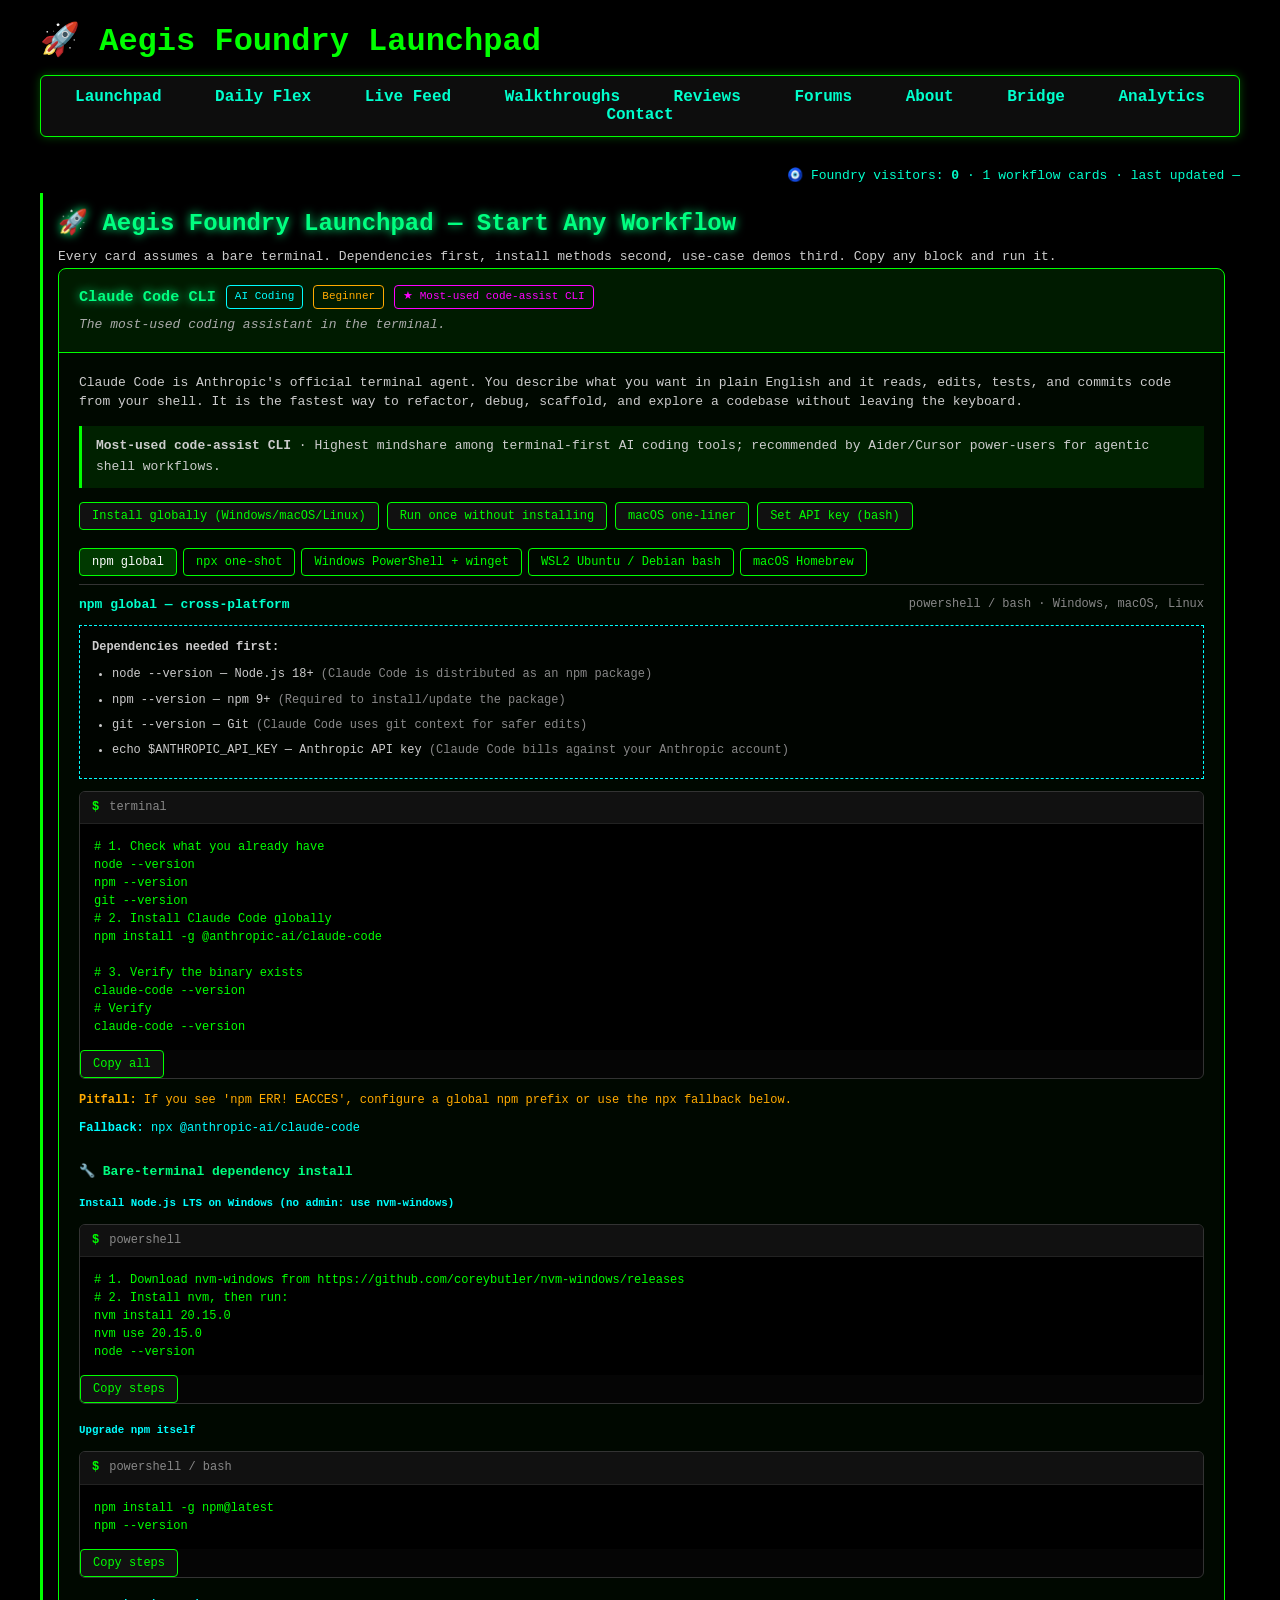
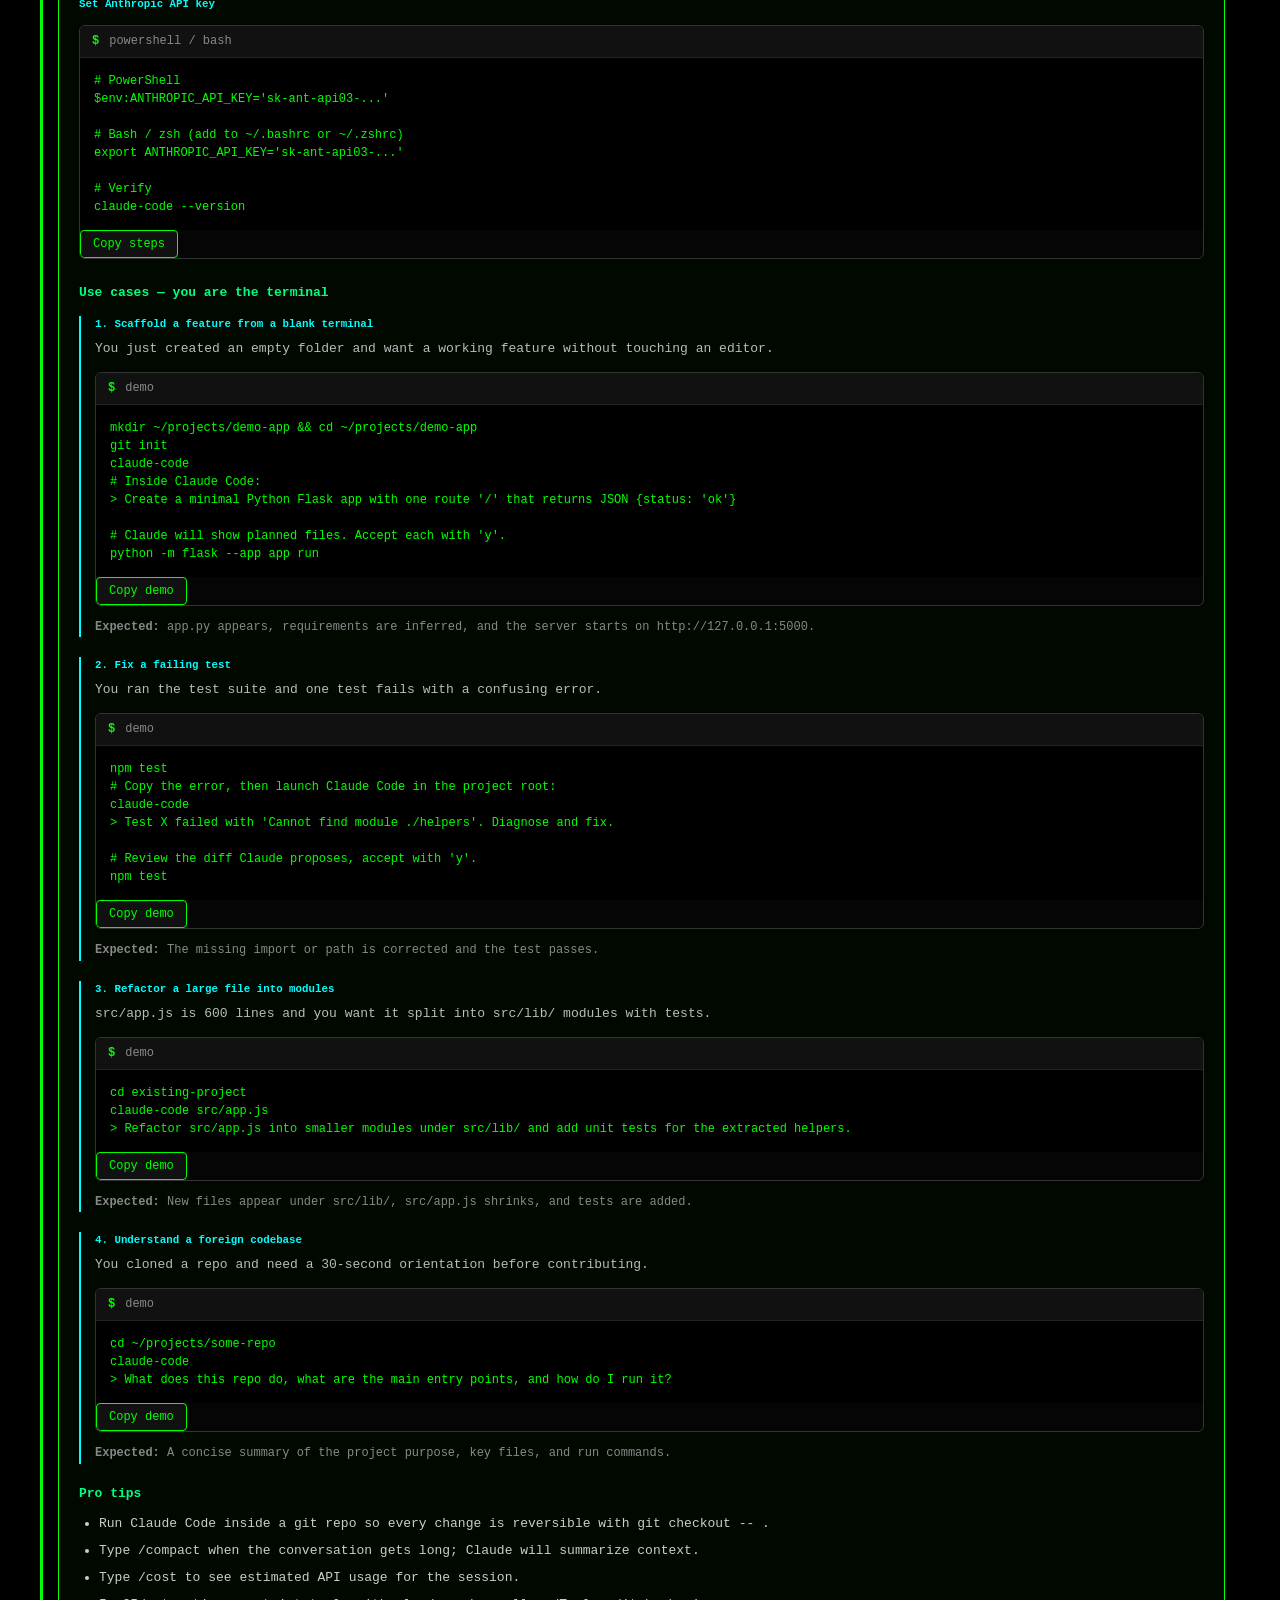
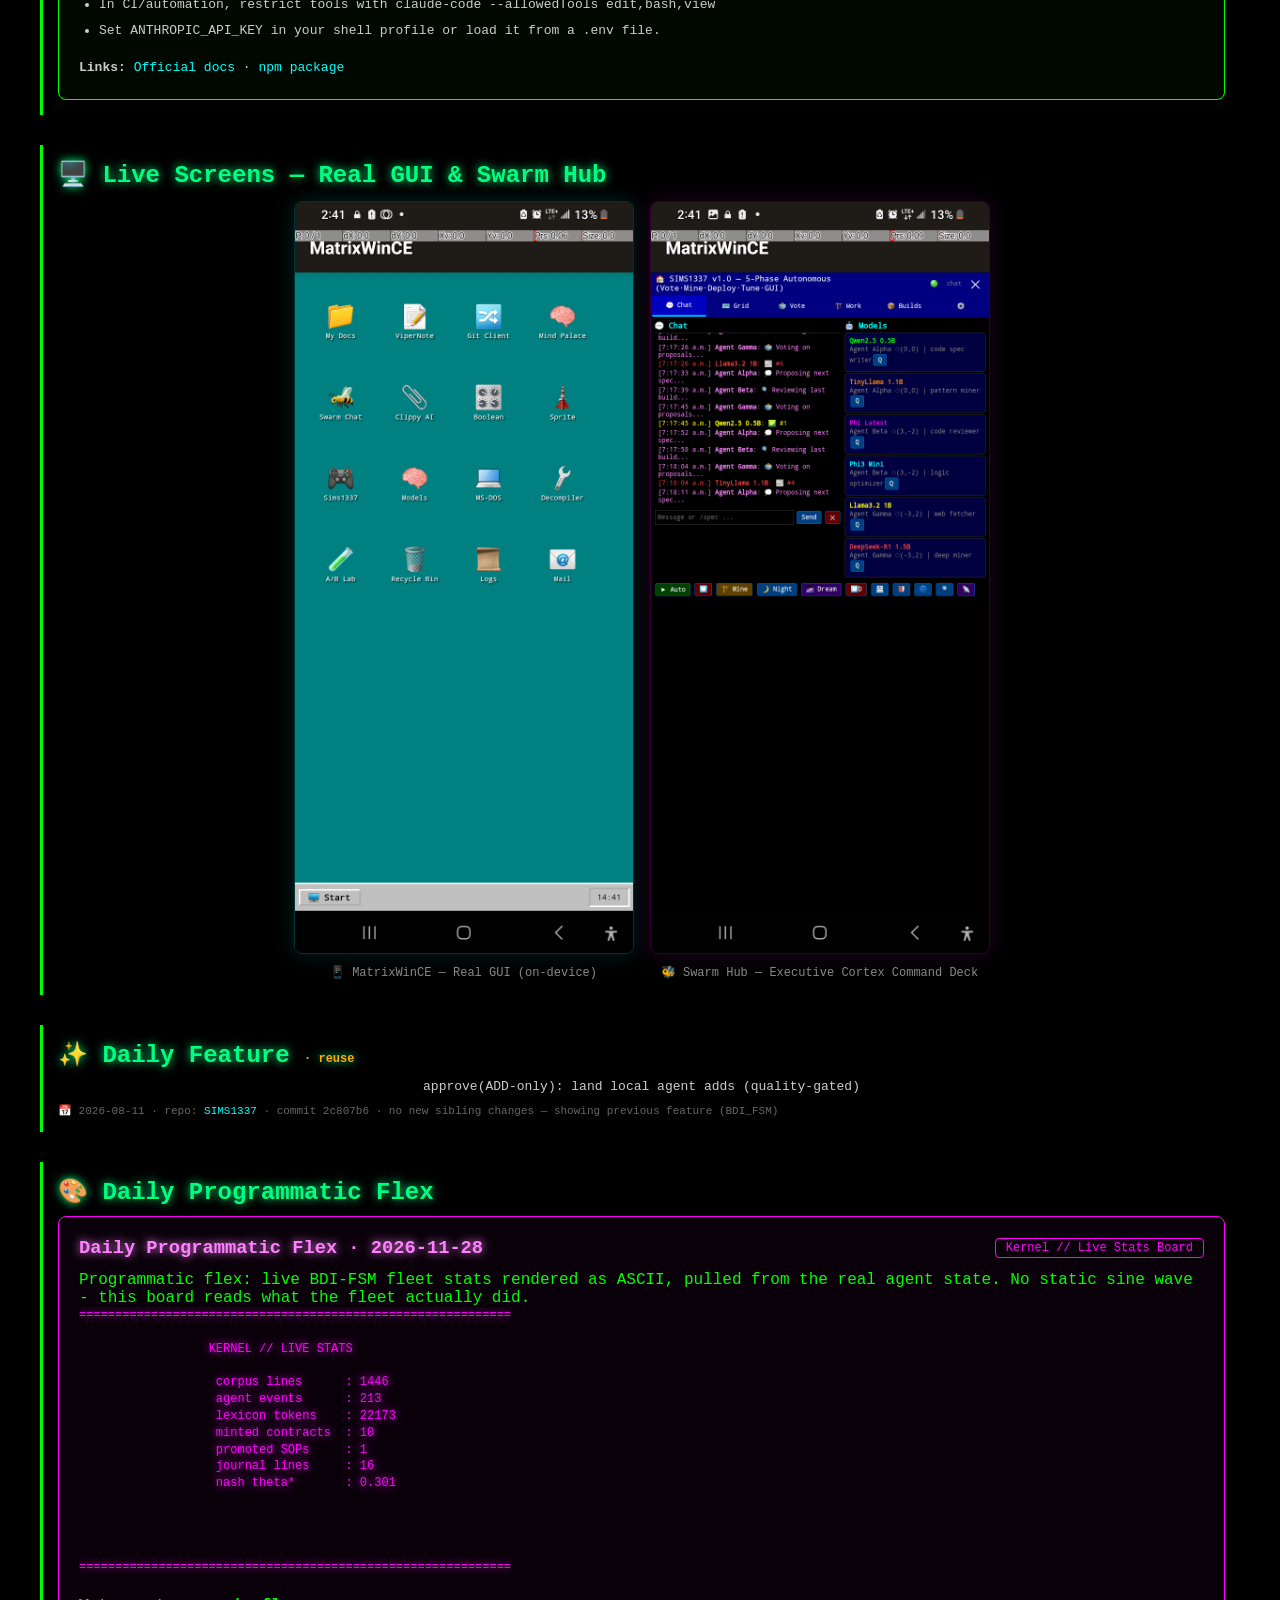
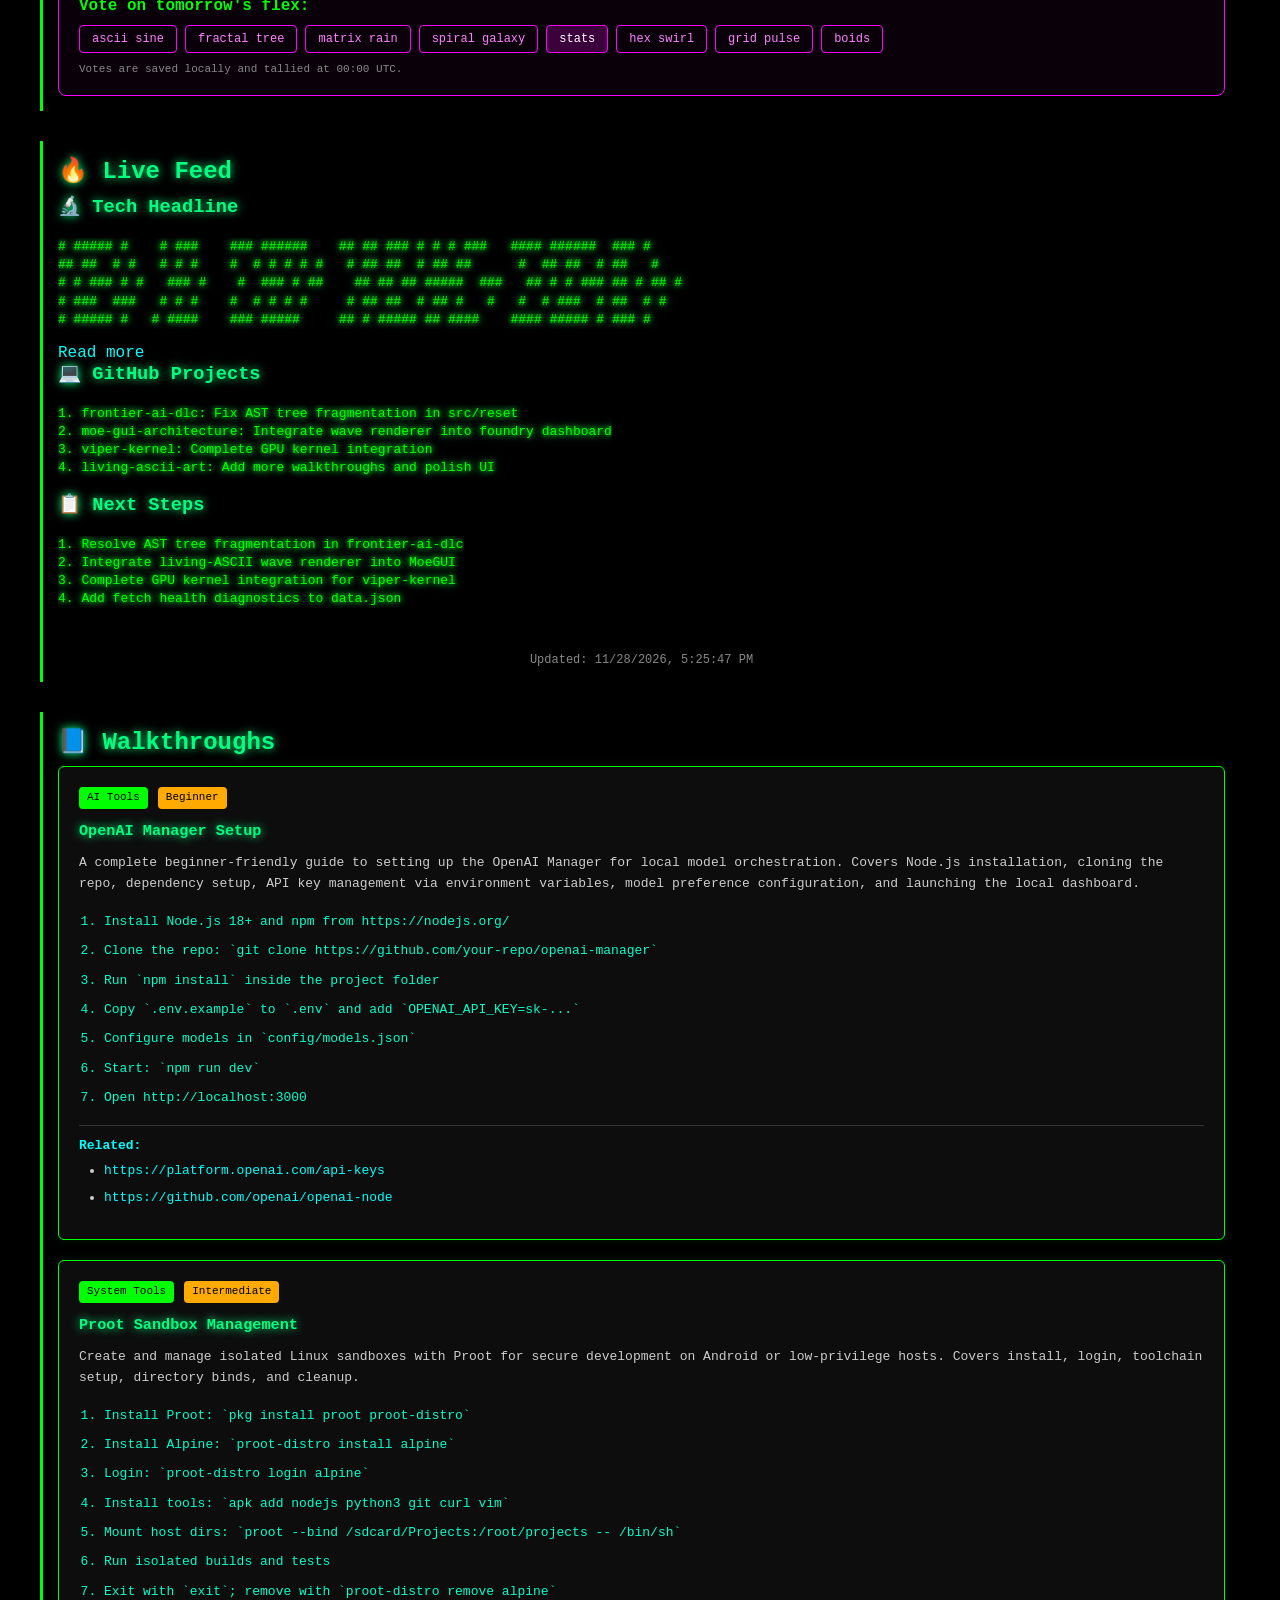
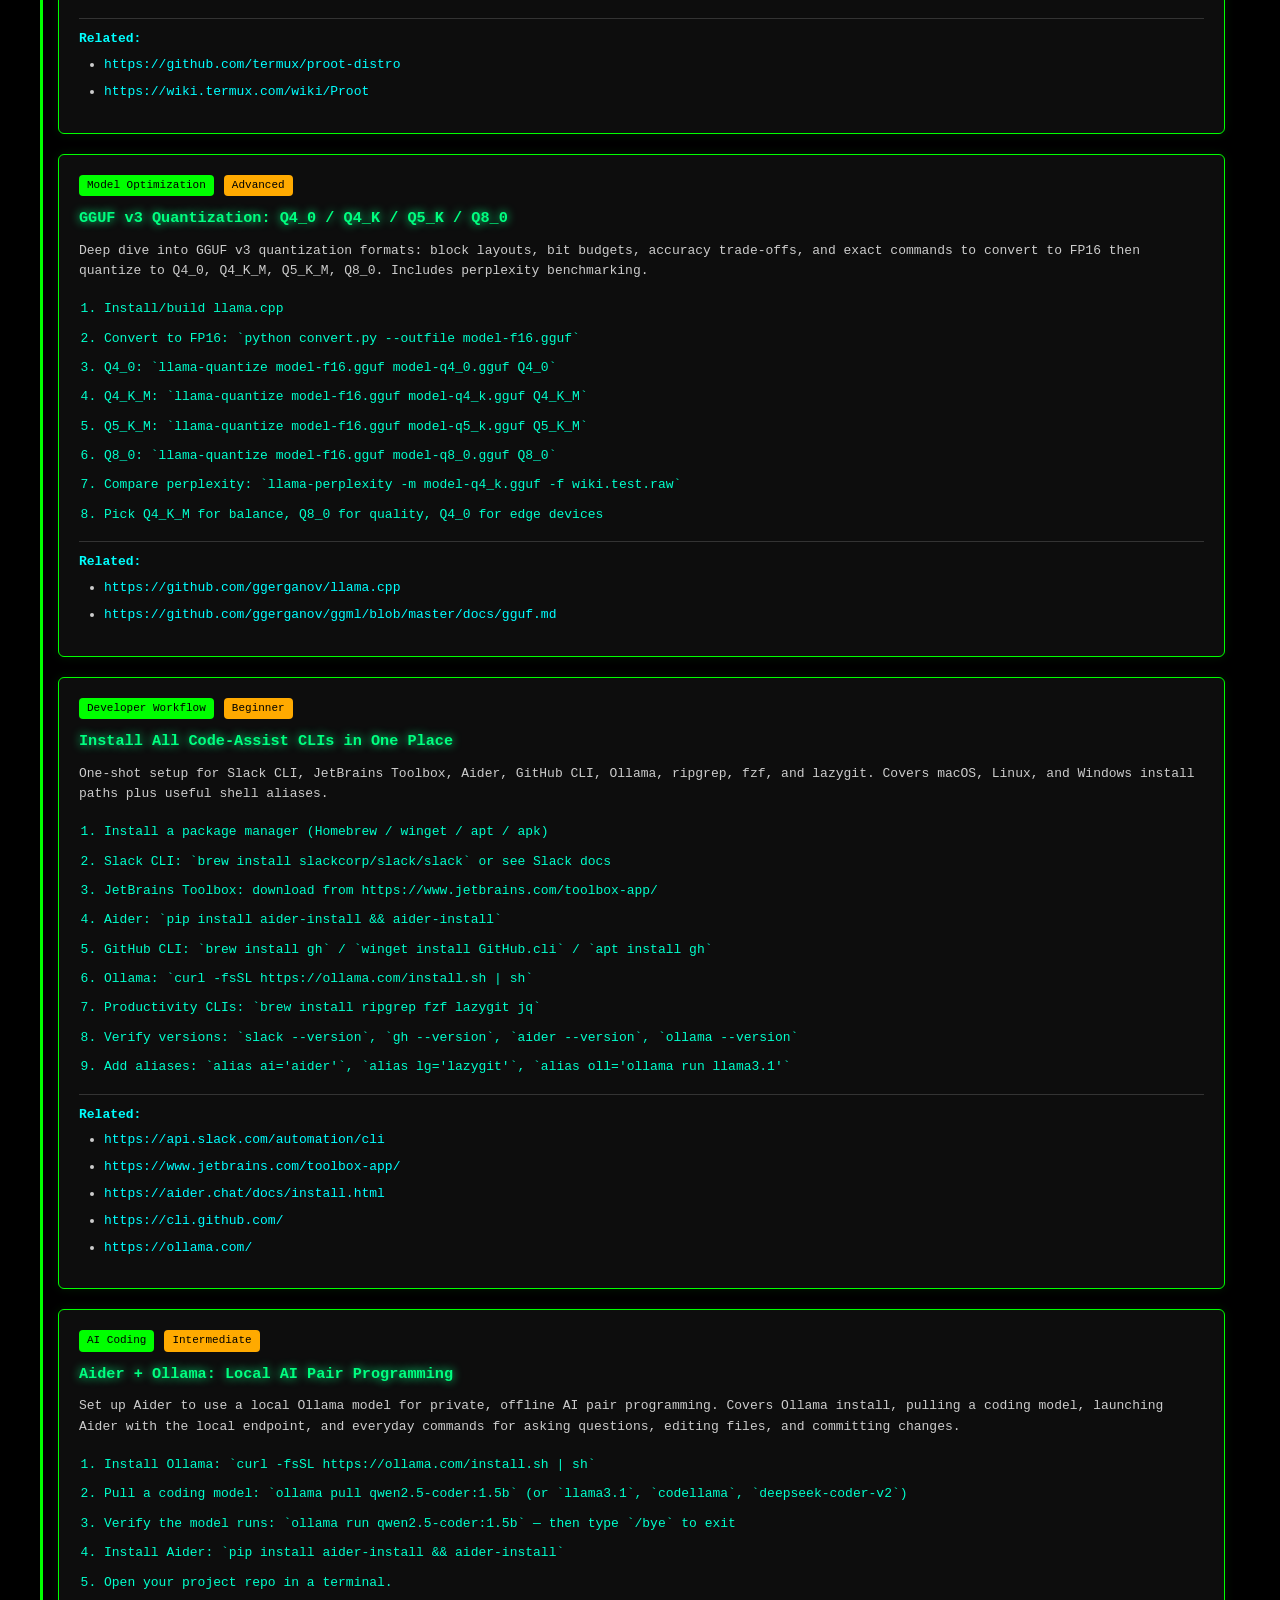
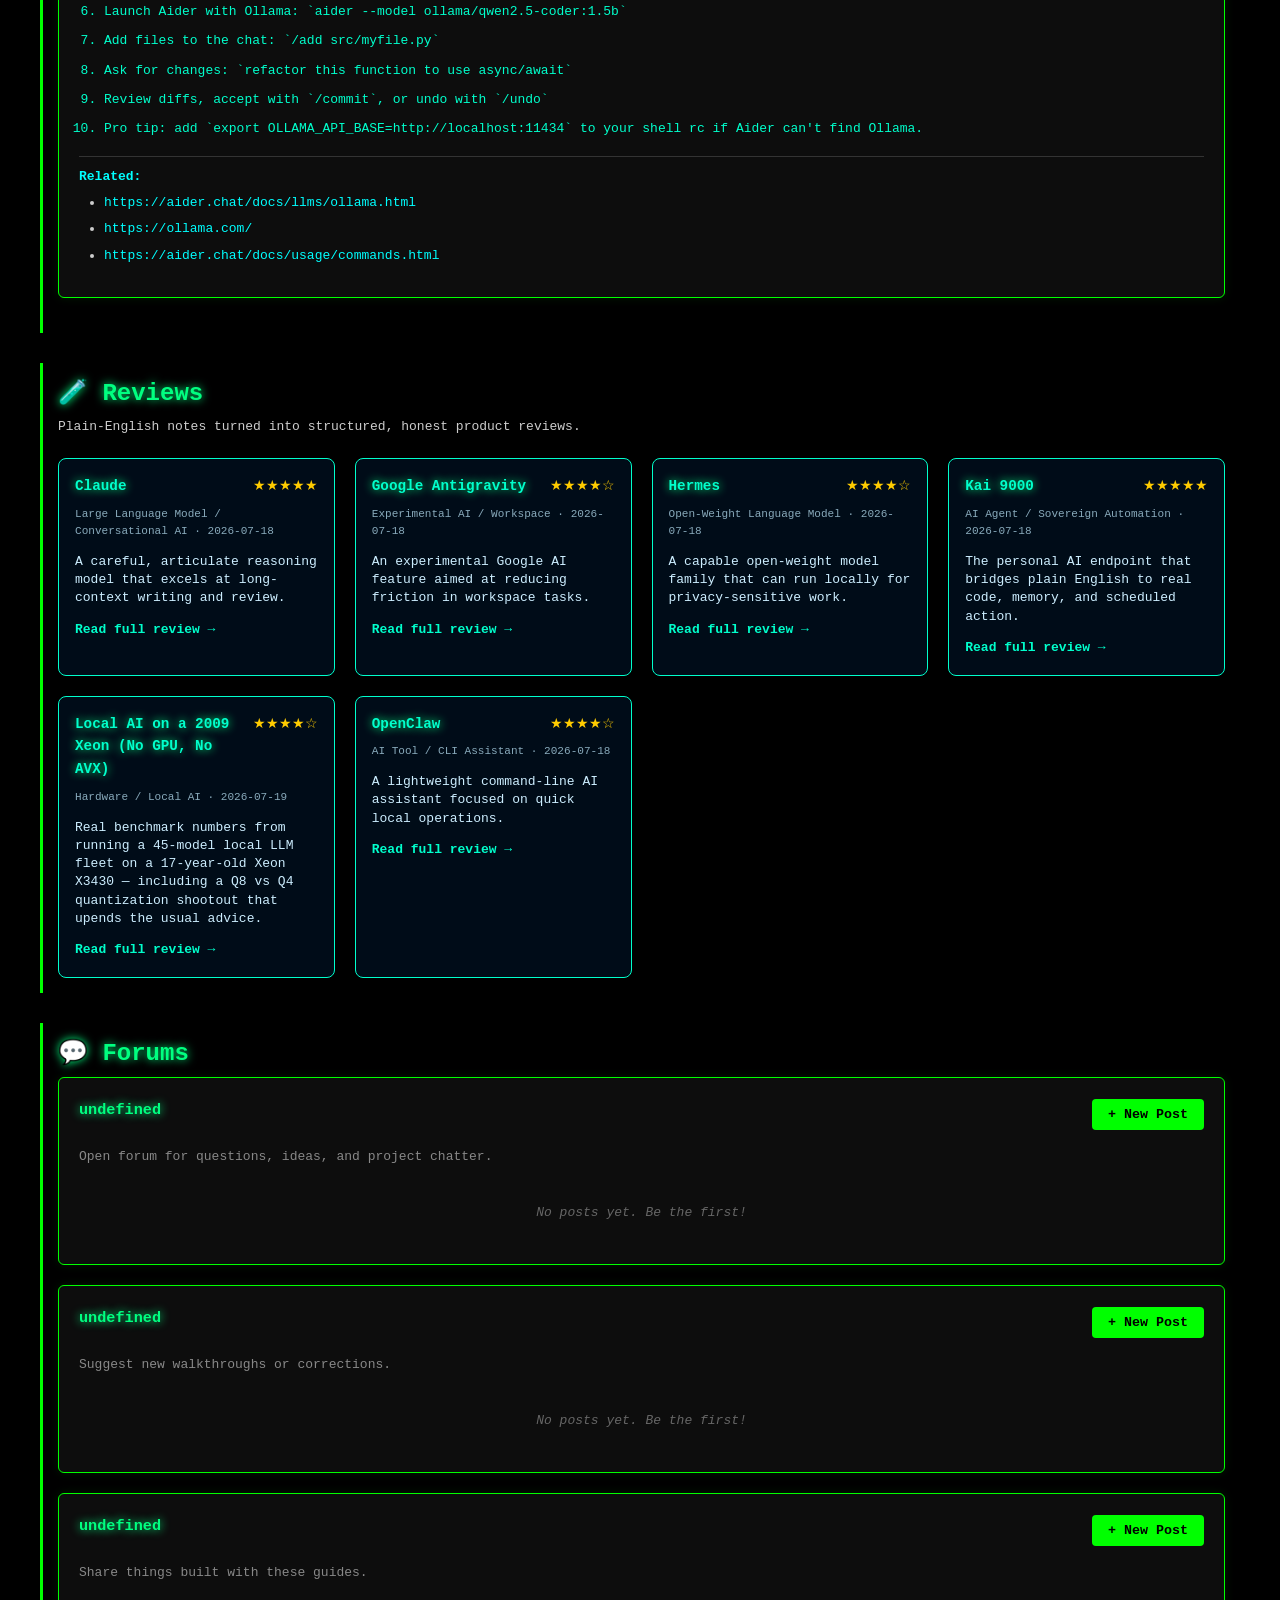
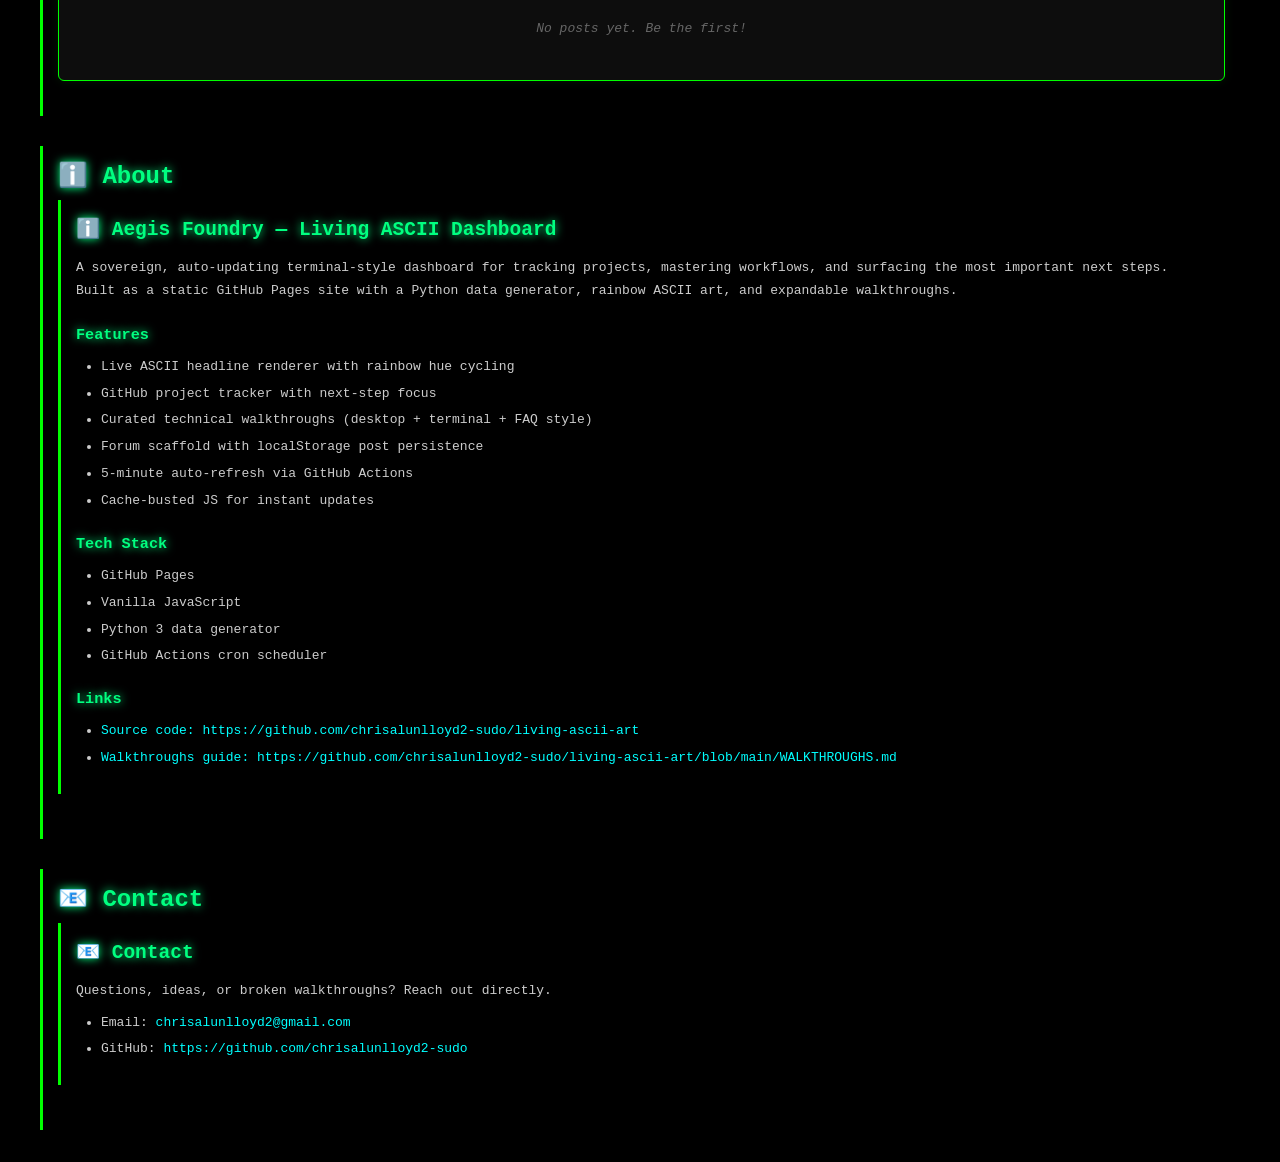
<file: index.html>
<!DOCTYPE html>
<html lang="en">
<head>
    <meta http-equiv="Cache-Control" content="no-cache, no-store, must-revalidate">
    <meta http-equiv="Pragma" content="no-cache">
    <meta http-equiv="Expires" content="0">
    <meta charset="UTF-8">
    <meta name="viewport" content="width=device-width, initial-scale=1.0">
    <title>Aegis Foundry Launchpad — Start Any Coding Workflow</title>
    <meta name="description" content="Terminal-first guides to install Claude Code CLI, Aider, Ollama, GGUF quantization, and every tool you actually need. Daily ASCII flex + foundry forums.">
    <meta name="keywords" content="claude code cli, install claude code windows, aider ollama setup, terminal AI coding, sovereign developer tools">
    <meta name="author" content="Aegis Foundry">
    <meta property="og:title" content="Aegis Foundry Launchpad — Start Any Coding Workflow">
    <meta property="og:description" content="Terminal-first guides for Claude Code CLI, Aider, Ollama, GGUF quantization, and more.">
    <meta property="og:type" content="website">
    <meta property="og:url" content="https://chrisalunlloyd2-sudo.github.io/living-ascii-art/">
    <meta property="og:image" content="https://chrisalunlloyd2-sudo.github.io/living-ascii-art/og-image.png">
    <meta name="twitter:card" content="summary_large_image">
    <meta name="twitter:title" content="Aegis Foundry Launchpad">
    <meta name="twitter:description" content="Terminal-first guides + daily programmatic flex for sovereign developers.">
    <style>
        /* Rainbow Wave Animation - Flows like water */
        @keyframes rainbowWave {
            0% { filter: hue-rotate(0deg) drop-shadow(0 0 5px #ff0000); }
            20% { filter: hue-rotate(72deg) drop-shadow(0 0 5px #ff7f00); }
            40% { filter: hue-rotate(144deg) drop-shadow(0 0 5px #ffff00); }
            60% { filter: hue-rotate(216deg) drop-shadow(0 0 5px #00ff00); }
            80% { filter: hue-rotate(288deg) drop-shadow(0 0 5px #0000ff); }
            100% { filter: hue-rotate(360deg) drop-shadow(0 0 5px #8b00ff); }
        }

        @keyframes waterFlow {
            0% {
                transform: translateX(0) skewX(0deg) scaleY(1);
                text-shadow: 0 0 5px #00ff00, 0 0 12px #00ff80;
            }
            25% {
                transform: translateX(6px) skewX(-1.5deg) scaleY(1.03);
                text-shadow: 4px 0 8px #00ff00, -4px 0 12px #00ff80;
            }
            50% {
                transform: translateX(0) skewX(0deg) scaleY(1);
                text-shadow: 0 0 5px #00ff00, 0 0 12px #00ff80;
            }
            75% {
                transform: translateX(-6px) skewX(1.5deg) scaleY(1.03);
                text-shadow: -4px 0 8px #00ff00, 4px 0 12px #00ff80;
            }
            100% {
                transform: translateX(0) skewX(0deg) scaleY(1);
                text-shadow: 0 0 5px #00ff00, 0 0 12px #00ff80;
            }
        }

        @keyframes shimmerFlow {
            0% { background-position: 0% 50%; }
            50% { background-position: 100% 50%; }
            100% { background-position: 0% 50%; }
        }

        * {
            margin: 0;
            padding: 0;
            box-sizing: border-box;
        }

        body {
            background: #000;
            color: #00ff00;
            font-family: 'Courier New', monospace;
            overflow-x: hidden;
            padding: 20px;
        }

        #ascii-container {
            max-width: 1200px;
            margin: 0 auto;
        }

        /* Navigation Menu */
        .ascii-menu {
            background: #0d0d0d;
            border: 1px solid #00ff00;
            border-radius: 6px;
            padding: 12px 0;
            text-align: center;
            margin: 15px 0 30px 0;
            box-shadow: 0 0 10px rgba(0, 255, 0, 0.3);
        }

        .ascii-menu a {
            color: #00ffcc;
            text-decoration: none;
            font-family: 'Courier New', monospace;
            font-weight: bold;
            margin: 0 14px;
            padding: 4px 8px;
            border-radius: 4px;
            transition: all 0.2s ease;
        }

        .ascii-menu a:hover {
            color: #ff4d4d;
            background: rgba(255, 77, 77, 0.1);
            text-shadow: 0 0 8px #ff4d4d;
        }

        .section {
            margin-bottom: 30px;
            padding: 15px;
            border-left: 3px solid #00ff00;
            background: rgba(0, 0, 0, 0.3);
        }

        h2 {
            color: #00ff80;
            margin-bottom: 10px;
            text-shadow: 0 0 10px #00ff80;
        }

        h3 {
            color: #00ff80;
            margin-bottom: 10px;
            text-shadow: 0 0 10px #00ff80;
        }

        .ascii-art {
            color: #00ff00;
            font-size: 14px;
            line-height: 1.4;
            white-space: pre-wrap;
            animation:
                rainbowWave 8s linear infinite,
                waterFlow 3.5s ease-in-out infinite;
            text-shadow: 0 0 5px #00ff00, 0 0 10px #00ff80;
            display: inline-block;
            overflow: hidden;
        }

        .ascii-art.flowing-water {
            background: linear-gradient(
                90deg,
                #00ff00 0%,
                #00ffcc 25%,
                #00ffff 50%,
                #00ffcc 75%,
                #00ff00 100%
            );
            background-size: 200% 100%;
            -webkit-background-clip: text;
            background-clip: text;
            color: transparent;
            animation:
                rainbowWave 8s linear infinite,
                waterFlow 3.5s ease-in-out infinite,
                shimmerFlow 4s ease-in-out infinite;
        }

        .tech-section pre,
        .repos-section pre,
        .steps-section pre {
            font-family: 'Courier New', monospace;
            font-size: 13px;
            margin: 10px 0;
            white-space: pre-wrap;
            word-break: break-all;
        }

        .menu-content {
            font-size: 13px;
            line-height: 1.6;
            color: #ccc;
        }

        .menu-content ul,
        .menu-content ol {
            margin: 10px 0 10px 25px;
        }

        .menu-content li {
            margin-bottom: 6px;
        }

        .note {
            color: #ffaa00;
            font-size: 12px;
            font-style: italic;
            margin-top: 10px;
            border-left: 2px solid #ffaa00;
            padding-left: 10px;
        }

        a {
            color: #00ffff;
            text-decoration: none;
        }

        a:hover {
            text-decoration: underline;
        }

        .footer {
            text-align: center;
            color: #888;
            margin-top: 30px;
            font-size: 12px;
        }

        /* Walkthrough card styles */
        .walkthrough-card ol {
            color: #00ffcc;
        }

        /* Forum styles */
        .forum-category button.new-post-btn:hover {
            background: #00cc00;
            box-shadow: 0 0 10px rgba(0, 255, 0, 0.5);
        }

        .forum-post a:hover {
            color: #ff4d4d;
            text-shadow: 0 0 5px #ff4d4d;
        }

        /* Modal styles */
        #post-modal {
            display: none;
            position: fixed;
            top: 0;
            left: 0;
            width: 100%;
            height: 100%;
            background: rgba(0, 0, 0, 0.9);
            z-index: 1000;
            justify-content: center;
            align-items: center;
        }

        .modal-content {
            background: #0d0d0d;
            border: 1px solid #00ff00;
            border-radius: 8px;
            padding: 30px;
            max-width: 500px;
            width: 90%;
            max-height: 90vh;
            overflow-y: auto;
            box-shadow: 0 0 30px rgba(0, 255, 0, 0.3);
        }

        .modal-header {
            display: flex;
            justify-content: space-between;
            align-items: center;
            margin-bottom: 20px;
            border-bottom: 1px solid #333;
            padding-bottom: 15px;
        }

        .modal-header h3 {
            color: #00ff80;
        }

        .modal-close {
            background: none;
            border: none;
            color: #ff4d4d;
            font-size: 24px;
            cursor: pointer;
            line-height: 1;
        }

        .modal-close:hover {
            text-shadow: 0 0 10px #ff4d4d;
        }

        .form-group {
            margin-bottom: 15px;
        }

        .form-group label {
            display: block;
            color: #00ffcc;
            margin-bottom: 5px;
            font-size: 13px;
        }

        .form-group input,
        .form-group textarea,
        .form-group select {
            width: 100%;
            background: #000;
            border: 1px solid #333;
            color: #00ff00;
            font-family: 'Courier New', monospace;
            padding: 10px;
            border-radius: 4px;
            font-size: 13px;
        }

        .form-group input:focus,
        .form-group textarea:focus,
        .form-group select:focus {
            outline: none;
            border-color: #00ff00;
            box-shadow: 0 0 10px rgba(0, 255, 0, 0.3);
        }

        .form-group textarea {
            min-height: 100px;
            resize: vertical;
        }

        .modal-actions {
            display: flex;
            gap: 10px;
            justify-content: flex-end;
            margin-top: 20px;
        }

        .btn {
            padding: 10px 20px;
            border: none;
            border-radius: 4px;
            font-family: 'Courier New', monospace;
            font-weight: bold;
            cursor: pointer;
            transition: all 0.2s;
        }

        .btn-primary {
            background: #00ff00;
            color: #000;
        }

        .btn-primary:hover {
            background: #00cc00;
            box-shadow: 0 0 10px rgba(0, 255, 0, 0.5);
        }

        .btn-secondary {
            background: #333;
            color: #00ffcc;
            border: 1px solid #00ffcc;
        }

        .btn-secondary:hover {
            background: #444;
        }

        /* Mobile responsive */
        @media (max-width: 600px) {
            body {
                padding: 10px;
            }

            .ascii-menu a {
                display: inline-block;
                margin: 6px 8px;
                font-size: 13px;
            }

            .ascii-art {
                font-size: 11px;
            }

            .modal-content {
                padding: 20px;
            }

            .walkthrough-card {
                padding: 15px;
            }
        }
    
        /* Workflow cards */
        .workflow-grid { display: grid; gap: 24px; }
        .workflow-card {
            border: 1px solid #00ff00;
            border-radius: 8px;
            background: rgba(0, 20, 0, 0.4);
            overflow: hidden;
        }
        .card-header {
            padding: 16px 20px;
            background: rgba(0, 255, 0, 0.08);
            border-bottom: 1px solid #00ff00;
        }
        .card-title-row {
            display: flex;
            align-items: center;
            flex-wrap: wrap;
            gap: 10px;
            margin-bottom: 6px;
        }
        .card-title-row h3 { margin: 0; color: #00ff80; text-shadow: 0 0 10px #00ff80; }
        .card-tag, .card-difficulty, .card-metric {
            font-size: 11px;
            padding: 2px 8px;
            border-radius: 4px;
            border: 1px solid;
        }
        .card-tag { color: #00ffff; border-color: #00ffff; }
        .card-difficulty { color: #ffaa00; border-color: #ffaa00; }
        .card-metric { color: #ff00ff; border-color: #ff00ff; }
        .card-tagline { color: #aaa; font-style: italic; font-size: 13px; }
        .card-body { padding: 20px; }
        .card-why { margin-bottom: 14px; line-height: 1.5; }
        .metric-callout {
            background: rgba(0, 255, 0, 0.1);
            border-left: 3px solid #00ff00;
            padding: 10px 14px;
            margin-bottom: 14px;
            font-size: 13px;
        }
        .deprecation-banner {
            background: rgba(255, 170, 0, 0.1);
            border-left: 3px solid #ffaa00;
            color: #ffcc00;
            padding: 10px 14px;
            margin-bottom: 14px;
            font-size: 13px;
        }
        .quick-copy-row {
            display: flex;
            flex-wrap: wrap;
            gap: 8px;
            margin-bottom: 14px;
        }
        .copy-section-btn, .copy-btn {
            background: #111;
            border: 1px solid #00ff00;
            color: #00ff00;
            padding: 6px 12px;
            cursor: pointer;
            font-family: 'Courier New', monospace;
            font-size: 12px;
            border-radius: 4px;
        }
        .copy-section-btn:hover, .copy-btn:hover { background: rgba(0, 255, 0, 0.2); }
        .method-tabs { margin: 18px 0; }
        .tab-buttons {
            display: flex;
            flex-wrap: wrap;
            gap: 6px;
            margin-bottom: 10px;
            border-bottom: 1px solid #333;
            padding-bottom: 8px;
        }
        .tab-btn {
            background: transparent;
            border: 1px solid #00ff00;
            color: #00ff00;
            padding: 6px 12px;
            cursor: pointer;
            border-radius: 4px;
            font-family: 'Courier New', monospace;
            font-size: 12px;
        }
        .tab-btn.active, .tab-btn:hover { background: rgba(0, 255, 0, 0.2); color: #fff; }
        .tab-panel { display: none; animation: fadeIn 0.2s ease; }
        .tab-panel.active { display: block; }
        @keyframes fadeIn { from { opacity: 0; } to { opacity: 1; } }
        .method-header {
            display: flex;
            justify-content: space-between;
            flex-wrap: wrap;
            gap: 8px;
            margin-bottom: 10px;
        }
        .method-name { font-weight: bold; color: #00ffcc; }
        .method-meta { color: #888; font-size: 12px; }
        .dep-box {
            background: rgba(0, 0, 0, 0.5);
            border: 1px dashed #00ffff;
            padding: 12px;
            margin-bottom: 12px;
            font-size: 12px;
        }
        .dep-box ul { margin: 8px 0 0 20px; }
        .dep-why { color: #888; }
        .terminal-block {
            border: 1px solid #333;
            border-radius: 6px;
            margin: 12px 0;
            overflow: hidden;
            background: #050505;
        }
        .terminal-header {
            background: #111;
            padding: 6px 12px;
            display: flex;
            gap: 10px;
            font-size: 12px;
            color: #888;
            border-bottom: 1px solid #222;
        }
        .terminal-header span:first-child { color: #00ff00; font-weight: bold; }
        .terminal-body {
            padding: 14px;
            margin: 0;
            background: #000;
            color: #00ff00;
            font-size: 12px;
            line-height: 1.5;
            overflow-x: auto;
            white-space: pre;
        }
        .method-pitfall, .method-fallback { font-size: 12px; margin-top: 8px; }
        .method-pitfall { color: #ffaa00; }
        .method-fallback { color: #00ffff; }
        .dependency-install-section { margin-top: 24px; }
        .dependency-install-section h4 { color: #00ff80; margin-bottom: 12px; }
        .dep-install-block { margin-bottom: 18px; }
        .dep-install-block h5 { color: #00ffff; margin-bottom: 8px; }
        .use-cases-section { margin-top: 24px; }
        .use-cases-section h4 { color: #00ff80; margin-bottom: 12px; }
        .use-case {
            border-left: 2px solid #00ffff;
            padding-left: 14px;
            margin-bottom: 20px;
        }
        .use-case h5 { color: #00ffff; margin-bottom: 6px; }
        .use-context { color: #bbb; font-size: 13px; margin-bottom: 10px; }
        .expected-output { color: #888; font-size: 12px; margin-top: 8px; }
        .pro-tips { margin-top: 20px; }
        .pro-tips h4 { color: #00ff80; margin-bottom: 8px; }
        .pro-tips ul { margin-left: 20px; font-size: 13px; color: #ccc; }
        .related-links { margin-top: 16px; font-size: 13px; }

        /* Daily flex */
        .daily-flex {
            border: 1px solid #ff00ff;
            border-radius: 8px;
            padding: 20px;
            background: rgba(40, 0, 40, 0.25);
        }
        .flex-header {
            display: flex;
            justify-content: space-between;
            align-items: center;
            flex-wrap: wrap;
            margin-bottom: 12px;
        }
        .flex-header h3 { color: #ff80ff; text-shadow: 0 0 10px #ff80ff; margin: 0; }
        .flex-type { color: #ff00ff; border: 1px solid #ff00ff; padding: 2px 10px; border-radius: 4px; font-size: 12px; }
        .daily-ascii { color: #ff00ff; text-shadow: 0 0 8px #ff00ff; font-size: 12px; }
        .flex-vote { margin-top: 16px; }
        .vote-options { display: flex; flex-wrap: wrap; gap: 8px; margin: 10px 0; }
        .vote-btn {
            background: transparent;
            border: 1px solid #ff00ff;
            color: #ff80ff;
            padding: 6px 12px;
            cursor: pointer;
            border-radius: 4px;
            font-family: 'Courier New', monospace;
            font-size: 12px;
        }
        .vote-btn:hover, .vote-btn.voted { background: rgba(255, 0, 255, 0.2); color: #fff; }
        .vote-note { color: #888; font-size: 11px; }

        /* Page counter */
        .page-counter {
            text-align: right;
            color: #00ffcc;
            font-size: 13px;
            margin-bottom: 10px;
        }


        /* Reviews Section */
        .reviews-grid {
            display: grid;
            grid-template-columns: repeat(auto-fit, minmax(260px, 1fr));
            gap: 20px;
            margin-top: 20px;
        }
        .review-card {
            background: rgba(0, 20, 40, 0.6);
            border: 1px solid #00ffcc;
            border-radius: 8px;
            padding: 16px;
            transition: transform 0.2s;
        }
        .review-card:hover {
            transform: translateY(-4px);
            box-shadow: 0 0 15px rgba(0, 255, 204, 0.3);
        }
        .review-header {
            display: flex;
            justify-content: space-between;
            align-items: baseline;
            margin-bottom: 8px;
        }
        .review-header h3 {
            margin: 0;
            font-size: 1.1em;
            color: #00ffcc;
        }
        .review-rating {
            color: #ffcc00;
            font-size: 1.1em;
        }
        .review-meta {
            font-size: 0.85em;
            color: #88aabb;
            margin-bottom: 12px;
        }
        .review-summary {
            color: #cceeff;
            margin-bottom: 12px;
            line-height: 1.4;
        }
        .review-read, .review-link {
            display: inline-block;
            margin-right: 12px;
            color: #00ffcc;
            text-decoration: none;
            font-weight: bold;
        }
        .review-read:hover, .review-link:hover {
            text-decoration: underline;
        }
    </style>
</head>
<body>
    <div id="ascii-container">
        <h1>🚀 Aegis Foundry Launchpad</h1>

        <!-- Navigation Menu -->
        <nav class="ascii-menu">
            <a href="#launchpad">Launchpad</a>
            <a href="#daily-flex">Daily Flex</a>
            <a href="#live-feed">Live Feed</a>
            <a href="#walkthroughs">Walkthroughs</a>
            <a href="#reviews">Reviews</a>
            <a href="#forums">Forums</a>
            <a href="#about">About</a>
            <a href="agent-bridge-dashboard.html">Bridge</a>
            <a href="analytics/index.html">Analytics</a>
            <a href="#contact">Contact</a>
        </nav>

        <div id="page-counter-content"></div>

        <!-- Launchpad -->
        <section id="launchpad" class="section">
            <h2>🚀 Aegis Foundry Launchpad — Start Any Workflow</h2>
            <p class="menu-content">Every card assumes a bare terminal. Dependencies first, install methods second, use-case demos third. Copy any block and run it.</p>
            <div id="workflow-cards-content" class="menu-content"></div>
        </section>

        <!-- Live Screens: Real GUI + Swarm Hub -->
        <section id="live-screens" class="section">
            <h2>🖥️ Live Screens — Real GUI & Swarm Hub</h2>
            <div style="display:flex;flex-wrap:wrap;gap:16px;justify-content:center;margin-top:12px;">
                <figure style="margin:0;text-align:center;flex:1 1 300px;max-width:340px;">
                    <img src="real-gui.png" alt="MatrixWinCE Real GUI" style="width:100%;border:1px solid #00ffff33;border-radius:8px;box-shadow:0 0 20px #00ffff22;">
                    <figcaption style="color:#888;font-size:12px;margin-top:6px;">📱 MatrixWinCE — Real GUI (on-device)</figcaption>
                </figure>
                <figure style="margin:0;text-align:center;flex:1 1 300px;max-width:340px;">
                    <img src="swarm-hub.png" alt="Swarm Hub" style="width:100%;border:1px solid #ff00ff33;border-radius:8px;box-shadow:0 0 20px #ff00ff22;">
                    <figcaption style="color:#888;font-size:12px;margin-top:6px;">🐝 Swarm Hub — Executive Cortex Command Deck</figcaption>
                </figure>
            </div>
        </section>

        <!-- Daily Feature (auto-updated) -->
        <section id="daily-feature" class="section">
            <h2>✨ Daily Feature <span id="df-badge" style="font-size:12px;color:#ffaa00;"></span></h2>
            <div id="df-content" style="text-align:center;">
                <p style="color:#888;">Loading today's feature...</p>
            </div>
            <p id="df-meta" style="color:#666;font-size:11px;margin-top:10px;"></p>
        </section>

        <!-- Daily Programmatic Flex -->
        <section id="daily-flex" class="section">
            <h2>🎨 Daily Programmatic Flex</h2>
            <div id="daily-flex-content"></div>
        </section>

        <!-- Live Feed (updates every 5 min) -->
        <div class="section" id="live-feed">
            <h2>Live Feed</h2>
            <pre class="ascii-art">Loading tech news and projects...</pre>
        </div>

        <!-- Walkthroughs Section -->
        <section id="walkthroughs" class="section">
            <h2>📘 Walkthroughs</h2>
            <div id="walkthroughs-content" class="menu-content">
                <p style="color:#888; text-align:center; padding:20px;">Loading walkthroughs...</p>
            </div>
        </section>

        <!-- Reviews Section -->
        <section id="reviews" class="section">
            <h2>🧪 Reviews</h2>
            <p class="menu-content">Plain-English notes turned into structured, honest product reviews.</p>
            <div id="reviews-content" class="menu-content">
                <p style="color:#888; text-align:center; padding:20px;">Loading reviews...</p>
            </div>
        </section>

        <!-- Forums Section -->
        <section id="forums" class="section">
            <h2>💬 Forums</h2>
            <div id="forums-content" class="menu-content">
                <p style="color:#888; text-align:center; padding:20px;">Loading forums...</p>
            </div>
        </section>

        <!-- About Section -->
        <section id="about" class="section">
            <h2>ℹ️ About</h2>
            <div id="about-content" class="menu-content">
                <p style="color:#888; text-align:center; padding:20px;">Loading...</p>
            </div>
        </section>

        <!-- Contact Section -->
        <section id="contact" class="section">
            <h2>📧 Contact</h2>
            <div id="contact-content" class="menu-content">
                <p style="color:#888; text-align:center; padding:20px;">Loading...</p>
            </div>
        </section>
    </div>

    <!-- New Post Modal -->
    <div id="post-modal">
        <div class="modal-content">
            <div class="modal-header">
                <h3>New Forum Post</h3>
                <button class="modal-close">&times;</button>
            </div>
            <form id="new-post-form">
                <input type="hidden" id="post-category" name="category">
                <div class="form-group">
                    <label for="post-title">Title</label>
                    <input type="text" id="post-title" name="title" required maxlength="100" placeholder="Enter post title...">
                </div>
                <div class="form-group">
                    <label for="post-author">Author (optional)</label>
                    <input type="text" id="post-author" name="author" maxlength="30" placeholder="Your name or handle">
                </div>
                <div class="form-group">
                    <label for="post-content">Content</label>
                    <textarea id="post-content" name="content" required maxlength="5000" placeholder="Write your post..."></textarea>
                </div>
                <div class="modal-actions">
                    <button type="button" class="btn btn-secondary modal-close">Cancel</button>
                    <button type="submit" class="btn btn-primary">Post</button>
                </div>
            </form>
        </div>
    </div>

    <script src="app.js?v=12"></script>

<!-- Cloudflare Web Analytics -->
<script type='module' src='https://static.cloudflareinsights.com/beacon.min.js' data-cf-beacon='{"token": "61d0daf81ed542958758a4a424ae09cf"}'></script>
<script>
// --- Daily Feature loader ---
fetch('daily_feature.json').then(r=>r.json()).then(f=>{
  const el = document.getElementById('df-content');
  const meta = document.getElementById('df-meta');
  const badge = document.getElementById('df-badge');
  badge.textContent = f.is_new ? '· NEW today' : '· reuse';
  badge.style.color = f.is_new ? '#00ff80' : '#ffaa00';
  if(f.type === 'image'){
    el.innerHTML = `<img src="${f.image}" alt="${f.image_name||f.title}" style="max-width:320px;width:100%;border:1px solid #00ffff44;border-radius:8px;box-shadow:0 0 20px #00ffff22;display:inline-block;">` +
      `<p style="color:#ccc;font-size:13px;margin-top:10px;">${f.description||''}</p>`;
  } else if(f.type === 'code'){
    el.innerHTML = `<pre style="text-align:left;background:#0a0a0a;border:1px solid #00ff0044;border-radius:8px;padding:14px;font-size:12px;overflow-x:auto;color:#00ff90;max-height:280px;">${(f.code||'').replace(/&/g,'&amp;').replace(/</g,'&lt;').replace(/>/g,'&gt;')}</pre>` +
      `<p style="color:#ccc;font-size:13px;margin-top:10px;">${f.explanation||f.description||''}</p>`;
  } else {
    el.innerHTML = `<p style="color:#ccc;font-size:13px;">${f.description||'no feature'}</p>`;
  }
  meta.innerHTML = `📅 ${f.date} · repo: <a href="https://github.com/chrisalunlloyd2-sudo/${f.repo||''}" style="color:#00ffff">${f.repo||''}</a> · commit ${(f.commit||'').slice(0,7)} · ${f.note||''}`;
}).catch(e=>{const el=document.getElementById('df-content'); if(el)el.innerHTML=`<p style="color:#888;">daily feature offline: ${e.message}</p>`;});
</script>
<!-- End Cloudflare Web Analytics -->
</body>
</html>
</file>
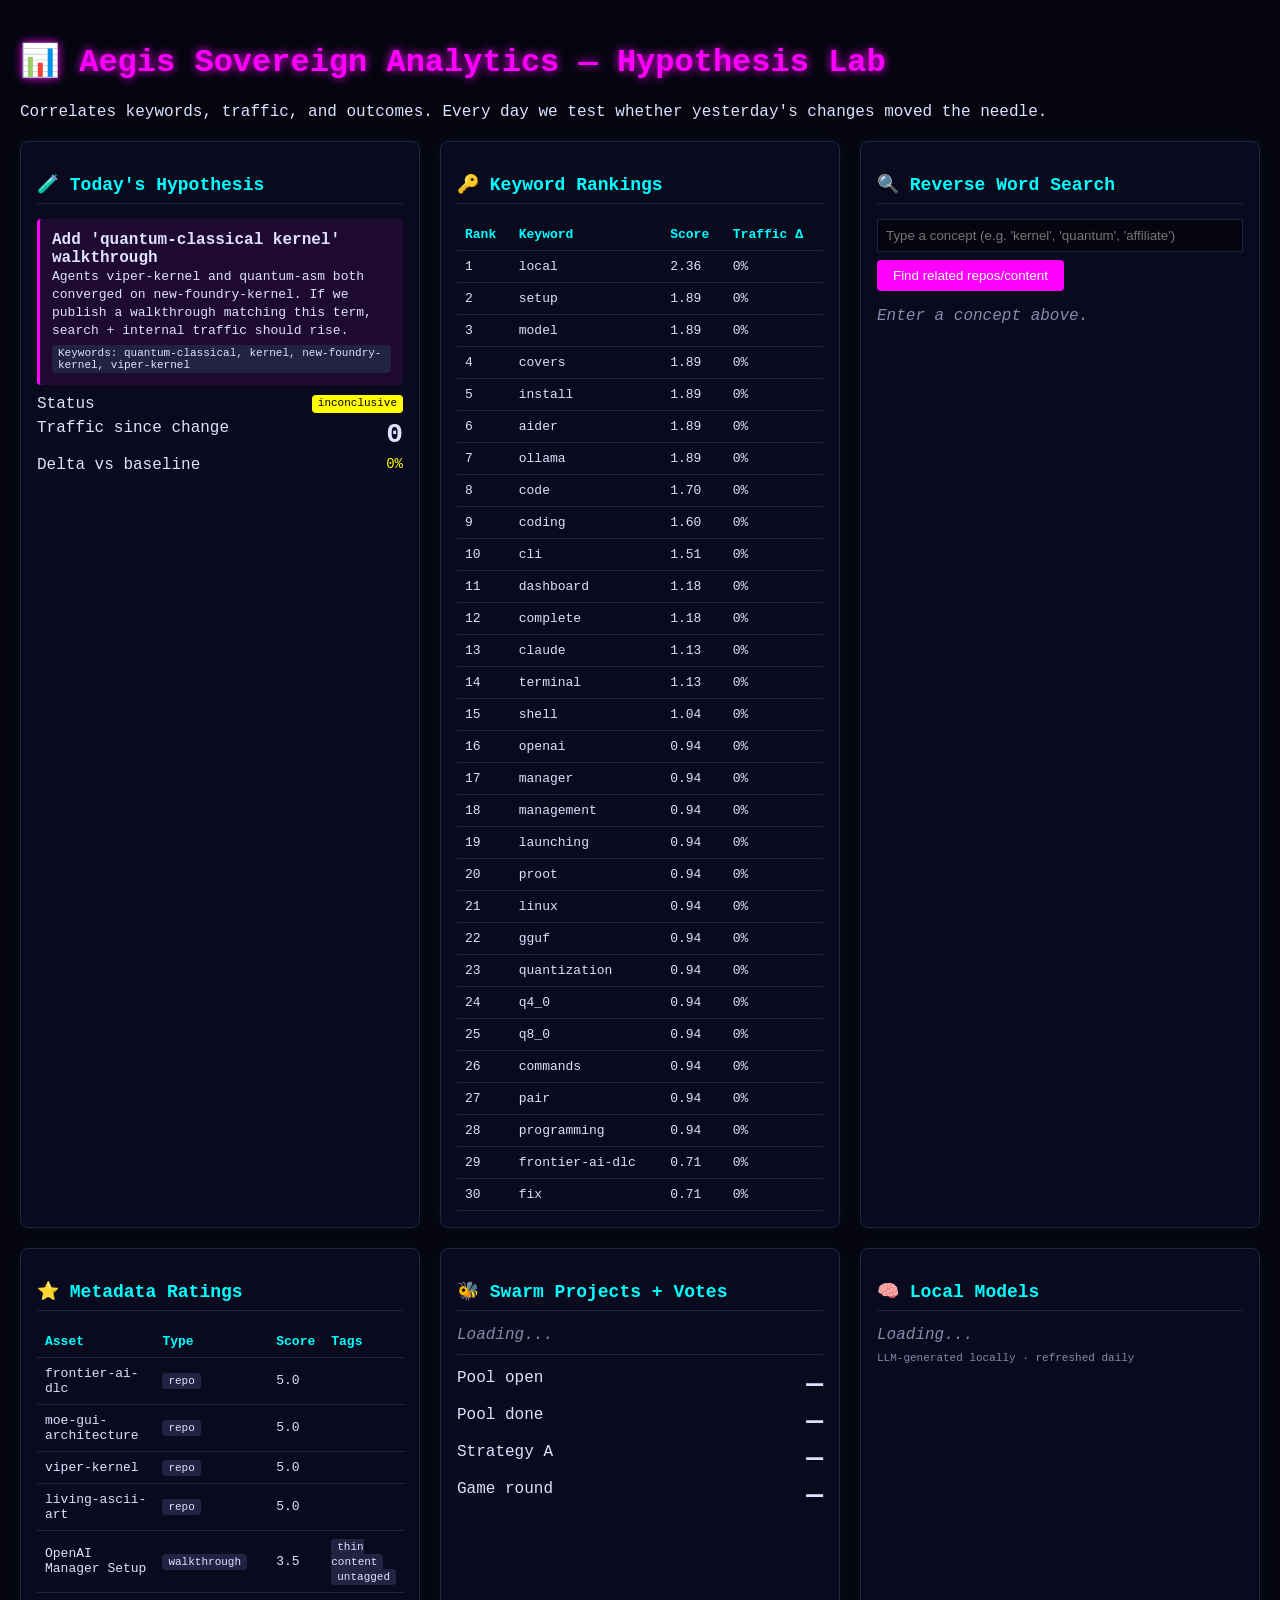
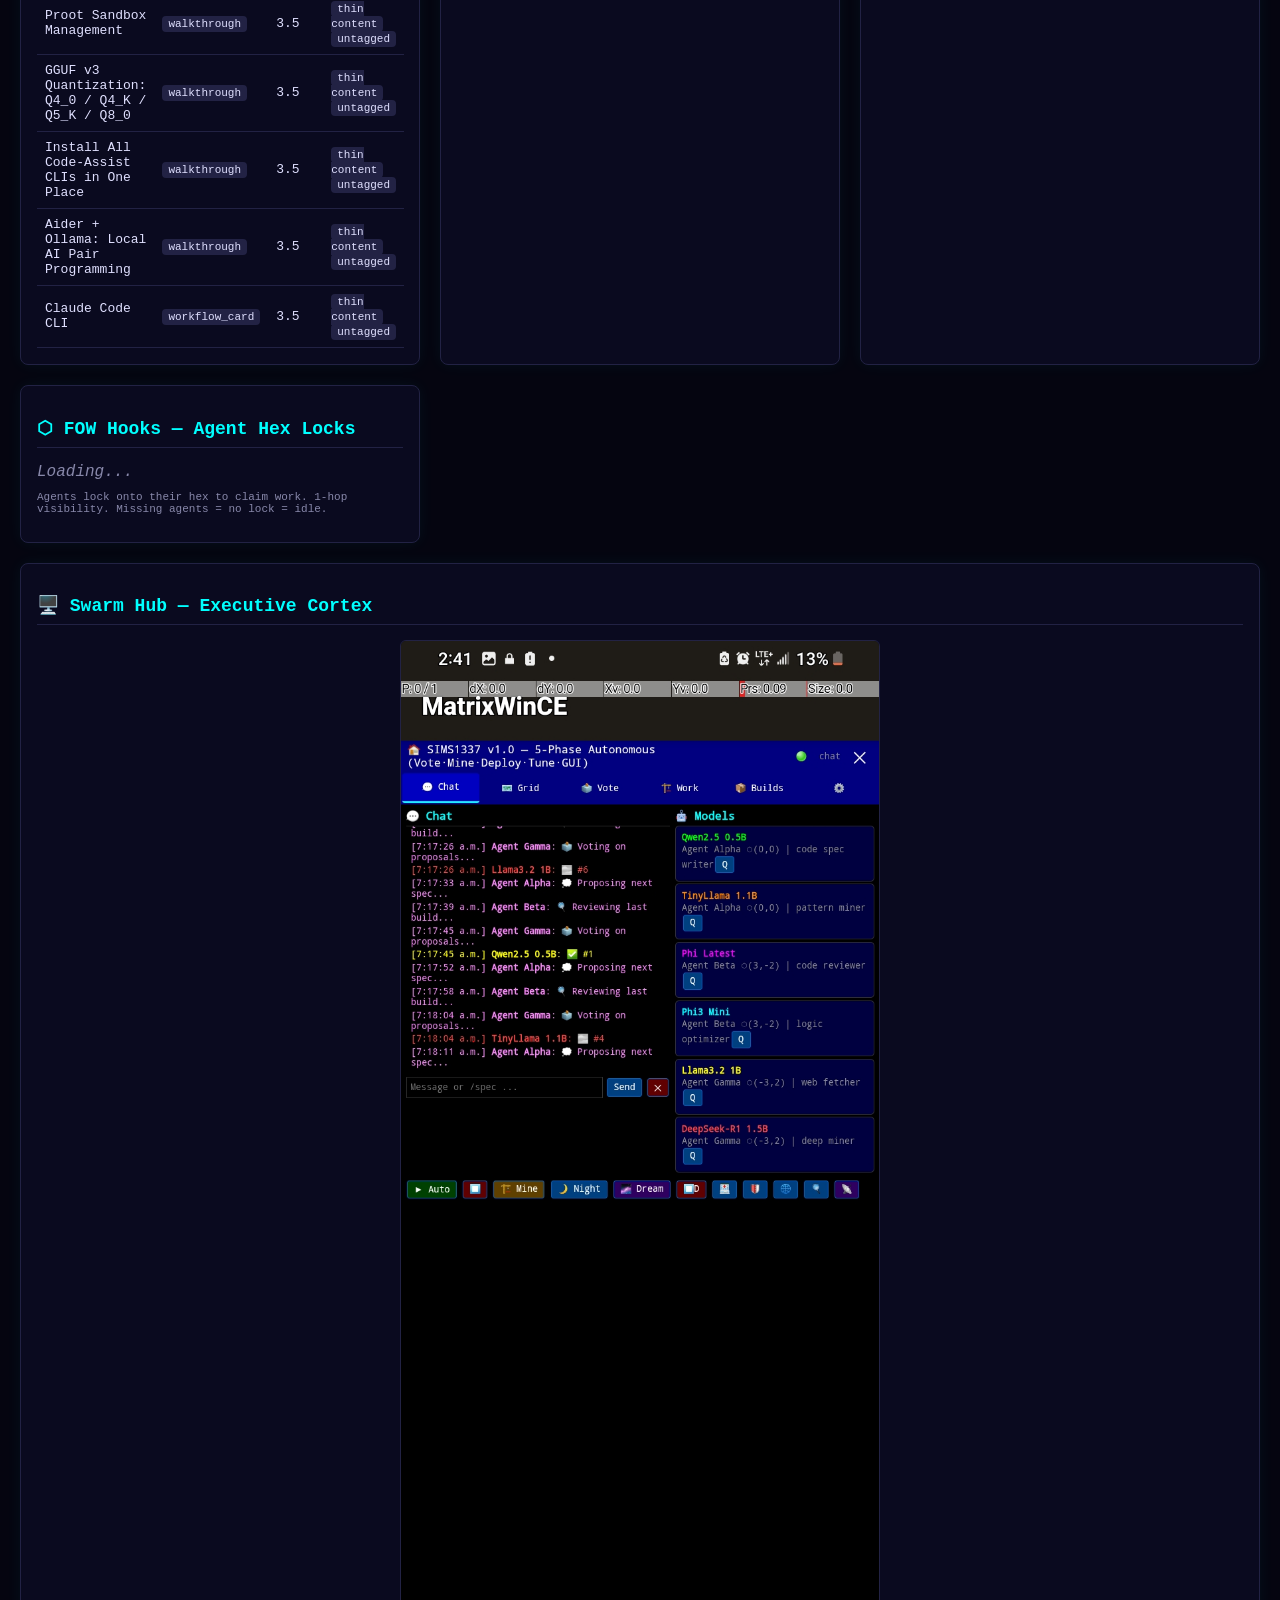
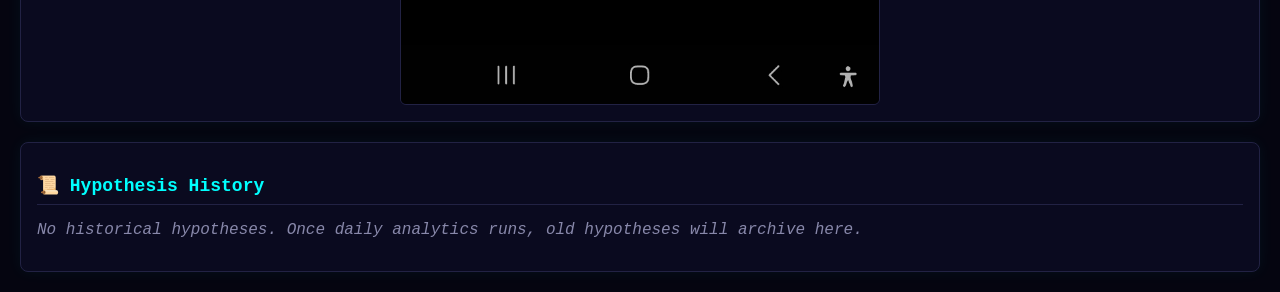
<file: analytics/index.html>
<!DOCTYPE html>
<html lang="en">
<head>
    <meta charset="UTF-8">
    <meta name="viewport" content="width=device-width, initial-scale=1.0">
    <title>Aegis Sovereign Analytics — Hypothesis Lab</title>
    <style>
        :root {
            --bg: #050510;
            --panel: #0a0a1f;
            --accent: #ff00ff;
            --accent2: #00ffff;
            --text: #e0e0ff;
            --muted: #8888aa;
            --border: #222244;
            --up: #0f0;
            --down: #f44;
            --flat: #ff0;
        }
        * { box-sizing: border-box; }
        body {
            background: var(--bg);
            color: var(--text);
            font-family: 'Courier New', Courier, monospace;
            margin: 0;
            padding: 20px;
        }
        h1 { color: var(--accent); text-shadow: 0 0 10px var(--accent); }
        h2 { color: var(--accent2); font-size: 18px; border-bottom: 1px solid var(--border); padding-bottom: 8px; }
        .grid { display: grid; grid-template-columns: repeat(auto-fit, minmax(340px, 1fr)); gap: 20px; margin-top: 20px; }
        .panel {
            background: var(--panel);
            border: 1px solid var(--border);
            border-radius: 8px;
            padding: 16px;
            box-shadow: 0 0 15px rgba(0,255,255,0.05);
        }
        .hypothesis {
            background: rgba(255,0,255,0.08);
            border-left: 3px solid var(--accent);
            padding: 12px;
            margin: 10px 0;
            border-radius: 4px;
        }
        .metric { font-size: 28px; font-weight: bold; }
        .delta { font-size: 14px; }
        .delta.up { color: var(--up); }
        .delta.down { color: var(--down); }
        .delta.flat { color: var(--flat); }
        .stat-row { display: flex; justify-content: space-between; margin: 6px 0; }
        .mono { font-family: monospace; }
        table { width: 100%; border-collapse: collapse; margin-top: 10px; font-size: 13px; }
        th, td { text-align: left; padding: 8px; border-bottom: 1px solid var(--border); }
        th { color: var(--accent2); }
        .tag { padding: 2px 6px; border-radius: 4px; background: var(--border); font-size: 11px; }
        .placeholder { color: var(--muted); font-style: italic; }
    </style>
</head>
<body>
    <h1>📊 Aegis Sovereign Analytics — Hypothesis Lab</h1>
    <p>Correlates keywords, traffic, and outcomes. Every day we test whether yesterday's changes moved the needle.</p>

    <div class="grid">
        <!-- Today's Hypothesis -->
        <div class="panel">
            <h2>🧪 Today's Hypothesis</h2>
            <div id="todays-hypothesis" class="hypothesis">
                <div class="placeholder">Loading...</div>
            </div>
            <div class="stat-row"><span>Status</span><span id="hypothesis-status" class="tag">—</span></div>
            <div class="stat-row"><span>Traffic since change</span><span id="traffic-since-change" class="metric">—</span></div>
            <div class="stat-row"><span>Delta vs baseline</span><span id="traffic-delta" class="delta">—</span></div>
        </div>

        <!-- Keyword Rankings -->
        <div class="panel">
            <h2>🔑 Keyword Rankings</h2>
            <div id="keyword-rankings">
                <p class="placeholder">Loading...</p>
            </div>
        </div>

        <!-- Reverse Word Search -->
        <div class="panel">
            <h2>🔍 Reverse Word Search</h2>
            <input id="reverse-search" type="text" placeholder="Type a concept (e.g. 'kernel', 'quantum', 'affiliate')" style="width:100%;padding:8px;background:#050510;border:1px solid var(--border);color:var(--text);">
            <button id="reverse-search-btn" style="margin-top:8px;padding:8px 16px;background:var(--accent);color:#fff;border:none;border-radius:4px;cursor:pointer;">Find related repos/content</button>
            <div id="reverse-results" style="margin-top:12px;">
                <p class="placeholder">Enter a concept above.</p>
            </div>
        </div>

        <!-- Metadata Ratings -->
        <div class="panel">
            <h2>⭐ Metadata Ratings</h2>
            <div id="metadata-ratings">
                <p class="placeholder">Loading...</p>
            </div>
        </div>

        <!-- Swarm Projects + Votes -->
        <div class="panel">
            <h2>🐝 Swarm Projects + Votes</h2>
            <div id="swarm-projects" class="placeholder">Loading...</div>
            <div style="margin-top:10px;border-top:1px solid var(--border);padding-top:8px;">
                <div class="stat-row"><span>Pool open</span><span id="pool-open" class="metric">—</span></div>
                <div class="stat-row"><span>Pool done</span><span id="pool-done" class="metric">—</span></div>
                <div class="stat-row"><span>Strategy A</span><span id="strategy-a" class="metric">—</span></div>
                <div class="stat-row"><span>Game round</span><span id="game-round" class="metric">—</span></div>
            </div>
        </div>

        <!-- Local Models -->
        <div class="panel">
            <h2>🧠 Local Models</h2>
            <div id="local-models" class="placeholder">Loading...</div>
            <p style="font-size:11px;color:var(--muted);margin-top:8px;">LLM-generated locally · refreshed daily</p>
        </div>

        <!-- FOW Hooks -->
        <div class="panel">
            <h2>⬡ FOW Hooks — Agent Hex Locks</h2>
            <div id="fow-hooks" class="placeholder">Loading...</div>
            <p style="font-size:11px;color:var(--muted);margin-top:10px;">
                Agents lock onto their hex to claim work. 1-hop visibility. Missing agents = no lock = idle.
            </p>
        </div>

        <!-- Swarm Hub Screenshot -->
        <div class="panel" style="grid-column: 1 / -1;">
            <h2>🖥️ Swarm Hub — Executive Cortex</h2>
            <img src="../swarm-hub.png" alt="Swarm Hub" style="width:100%;max-width:480px;border:1px solid var(--border);border-radius:6px;display:block;margin:0 auto;">
        </div>

        <!-- Hypothesis History -->
        <div class="panel" style="grid-column: 1 / -1;">
            <h2>📜 Hypothesis History</h2>
            <div id="hypothesis-history">
                <p class="placeholder">No historical hypotheses yet.</p>
            </div>
        </div>
    </div>

    <script>
        async function loadAnalytics() {
            try {
                const res = await fetch('analytics.json?v=' + Date.now());
                if (!res.ok) return null;
                return await res.json();
            } catch (e) {
                console.warn('No analytics.json', e);
                return null;
            }
        }

        async function loadDataJson() {
            try {
                const res = await fetch('../data.json?v=' + Date.now());
                if (!res.ok) return null;
                return await res.json();
            } catch (e) {
                console.warn('No data.json', e);
                return null;
            }
        }

        function renderHypothesis(data) {
            const today = data?.hypotheses?.[0];
            const el = document.getElementById('todays-hypothesis');
            if (!today) {
                el.innerHTML = '<div class="placeholder">No active hypothesis. Generate one from keyword traffic + pending votes.</div>';
                return;
            }
            el.innerHTML = `
                <strong>${today.title}</strong><br>
                <span style="font-size:13px;">${today.description}</span><br>
                <span class="tag" style="margin-top:6px;display:inline-block;">Keywords: ${today.keywords?.join(', ') || 'none'}</span>
            `;
            const status = document.getElementById('hypothesis-status');
            status.textContent = today.status || 'running';
            status.style.background = today.status === 'confirmed' ? '#0f0' : today.status === 'rejected' ? '#f44' : '#ff0';
            status.style.color = '#000';

            document.getElementById('traffic-since-change').textContent = today.traffic_since_change ?? '—';
            const delta = document.getElementById('traffic-delta');
            const d = today.traffic_delta ?? 0;
            delta.textContent = (d > 0 ? '+' : '') + d + '%';
            delta.className = 'delta ' + (d > 0 ? 'up' : d < 0 ? 'down' : 'flat');
        }

        function renderKeywordRankings(data) {
            const container = document.getElementById('keyword-rankings');
            const keywords = data?.keyword_rankings || [];
            if (!keywords.length) {
                container.innerHTML = '<p class="placeholder">No keyword ranking data. Populate analytics.json with keyword scores.</p>';
                return;
            }
            container.innerHTML = `
                <table>
                    <tr><th>Rank</th><th>Keyword</th><th>Score</th><th>Traffic Δ</th></tr>
                    ${keywords.map((k, i) => `
                        <tr>
                            <td>${i + 1}</td>
                            <td class="mono">${k.term}</td>
                            <td>${k.score?.toFixed(2) || '—'}</td>
                            <td class="${(k.delta || 0) > 0 ? 'up' : (k.delta || 0) < 0 ? 'down' : 'flat'}">${(k.delta || 0) > 0 ? '+' : ''}${k.delta || 0}%</td>
                        </tr>
                    `).join('')}
                </table>
            `;
        }

        function renderMetadataRatings(data, launchpadData) {
            const container = document.getElementById('metadata-ratings');
            const ratings = data?.metadata_ratings || [];
            if (!ratings.length) {
                container.innerHTML = '<p class="placeholder">No ratings yet. Phase 3: score walkthroughs, repos, and cards by completeness, clarity, and traffic value.</p>';
                return;
            }
            container.innerHTML = `
                <table>
                    <tr><th>Asset</th><th>Type</th><th>Score</th><th>Tags</th></tr>
                    ${ratings.map(r => `
                        <tr>
                            <td class="mono">${r.name}</td>
                            <td><span class="tag">${r.type}</span></td>
                            <td>${r.score?.toFixed(1) || '—'}</td>
                            <td>${(r.tags || []).map(t => `<span class="tag">${t}</span>`).join(' ')}</td>
                        </tr>
                    `).join('')}
                </table>
            `;
        }

        function renderHypothesisHistory(data) {
            const container = document.getElementById('hypothesis-history');
            const list = (data?.hypotheses || []).slice(1);
            if (!list.length) {
                container.innerHTML = '<p class="placeholder">No historical hypotheses. Once daily analytics runs, old hypotheses will archive here.</p>';
                return;
            }
            container.innerHTML = `
                <table>
                    <tr><th>Date</th><th>Hypothesis</th><th>Keywords</th><th>Result</th></tr>
                    ${list.map(h => `
                        <tr>
                            <td class="mono">${h.date}</td>
                            <td>${h.title}</td>
                            <td>${(h.keywords || []).join(', ')}</td>
                            <td class="${h.status === 'confirmed' ? 'up' : h.status === 'rejected' ? 'down' : 'flat'}">${h.status}</td>
                        </tr>
                    `).join('')}
                </table>
            `;
        }

        function reverseSearch(data, query) {
            query = query.toLowerCase().trim();
            if (!query) return [];
            const results = [];
            const repos = data?.repos || [];
            const walkthroughs = data?.walkthroughs || [];
            const keywords = (data?.keyword_rankings || []).filter(k => k.term.toLowerCase().includes(query));

            repos.forEach(r => {
                const text = (r.name + ' ' + (r.next || '')).toLowerCase();
                if (text.includes(query)) results.push({ type: 'repo', name: r.name, url: r.url, reason: 'name or next issue' });
            });
            walkthroughs.forEach(w => {
                const text = (w.title + ' ' + (w.description || '')).toLowerCase();
                if (text.includes(query)) results.push({ type: 'walkthrough', name: w.title, url: w.url || '#', reason: 'title or description' });
            });
            keywords.forEach(k => {
                results.push({ type: 'keyword', name: k.term, url: '#', reason: `ranked keyword (score ${k.score?.toFixed(2)})` });
            });
            return results;
        }

        function bindReverseSearch(data) {
            document.getElementById('reverse-search-btn').addEventListener('click', () => {
                const q = document.getElementById('reverse-search').value;
                const results = reverseSearch(data, q);
                const el = document.getElementById('reverse-results');
                if (!results.length) {
                    el.innerHTML = '<p class="placeholder">No matches for "' + escapeHtml(q) + '".</p>';
                    return;
                }
                el.innerHTML = `
                    <table>
                        <tr><th>Type</th><th>Name</th><th>Why matched</th></tr>
                        ${results.map(r => `
                            <tr>
                                <td><span class="tag">${r.type}</span></td>
                                <td class="mono">${r.url !== '#' ? `<a href="${r.url}" style="color:var(--accent2);" target="_blank">${escapeHtml(r.name)}</a>` : escapeHtml(r.name)}</td>
                                <td>${r.reason}</td>
                            </tr>
                        `).join('')}
                    </table>
                `;
            });
            document.getElementById('reverse-search').addEventListener('keydown', e => {
                if (e.key === 'Enter') document.getElementById('reverse-search-btn').click();
            });
        }

        function escapeHtml(text) {
            const div = document.createElement('div');
            div.textContent = text;
            return div.innerHTML;
        }

        async function init() {
            const analytics = await loadAnalytics();
            const launchpad = await loadDataJson();
            if (analytics) {
                renderHypothesis(analytics);
                renderKeywordRankings(analytics);
                renderMetadataRatings(analytics, launchpad);
                renderHypothesisHistory(analytics);
            } else {
                ['todays-hypothesis','keyword-rankings','metadata-ratings','hypothesis-history'].forEach(id => {
                    document.getElementById(id).innerHTML = '<p class="placeholder">No analytics.json found. Run the analytics generator to populate this dashboard.</p>';
                });
            }
            bindReverseSearch(launchpad || {});
        }

        init();
    </script>

<!-- Cloudflare Web Analytics -->
<script type='module' src='https://static.cloudflareinsights.com/beacon.min.js' data-cf-beacon='{"token": "61d0daf81ed542958758a4a424ae09cf"}'>
// --- Swarm votes + FOW panel ---
fetch('../vote_data.json').then(r=>r.json()).then(d=>{
  const proj = (d.projects||[]).map(p=>
    `<div style="margin-bottom:6px;font-size:12px;"><b>${p.agent}</b>
     <span style="color:var(--muted)">⬡${p.hex} · ${p.repo}</span>
     trust <b style="color:${p.trust>=0?'#0f0':'#f55'}">${p.trust>=0?'+':''}${p.trust}</b>
     ${p.leashed?'<span class="tag">LEASHED</span>':''}</div>`).join('');
  const el=document.getElementById('swarm-projects');
  if(el){el.innerHTML=proj || 'no agents'; el.className='';}
  const v=d.votes||{};
  const set=(id,val)=>{const e=document.getElementById(id); if(e)e.textContent=val;};
  set('pool-open', (v.task_pool&&v.task_pool.open)||'—');
  set('pool-done', (v.task_pool&&v.task_pool.done)||'—');
  const sa=v.strategy_A||{};
  set('strategy-a', `${sa.fails||0} fails / ${sa.wins||0} wins (${sa.mode||'shadow'})`);
  set('game-round', v.game_round||'—');
  const fw=d.fow||{};
  const fh=document.getElementById('fow-hooks');
  if(fh){
    const reg=fw.registry||{};
    fh.innerHTML=Object.entries(reg).map(([a,h])=>
      `<div style="font-size:12px;margin-bottom:4px;"><b>${a}</b> → ⬡${h.hex||'?'} <span class="tag">LOCKED</span></div>`).join('') || 'no registry';
    fh.className='';
  }
}).catch(e=>{const el=document.getElementById('swarm-projects'); if(el)el.textContent='vote_data offline: '+e.message;});

fetch('../models.json').then(r=>r.json()).then(d=>{
  const el=document.getElementById('local-models'); if(!el) return;
  el.innerHTML=(d.models||[]).map(m=>
    `<div style="font-size:12px;padding:4px 0;border-bottom:1px solid var(--border);"><b>${m.model}</b> <span style="color:var(--muted)">${m.tokens_per_sec} tok/s · ${m.avg_latency_ms}ms · ctx ${m.ctx_used_pct}%</span> <span style="color:${m.health==='ok'?'#0f0':'#fa0'}">${m.health}</span></div>`).join('');
  el.className='';
}).catch(e=>{const el=document.getElementById('local-models'); if(el)el.textContent='models offline';});
</script>
<!-- End Cloudflare Web Analytics -->
</body>
</html>
</file>
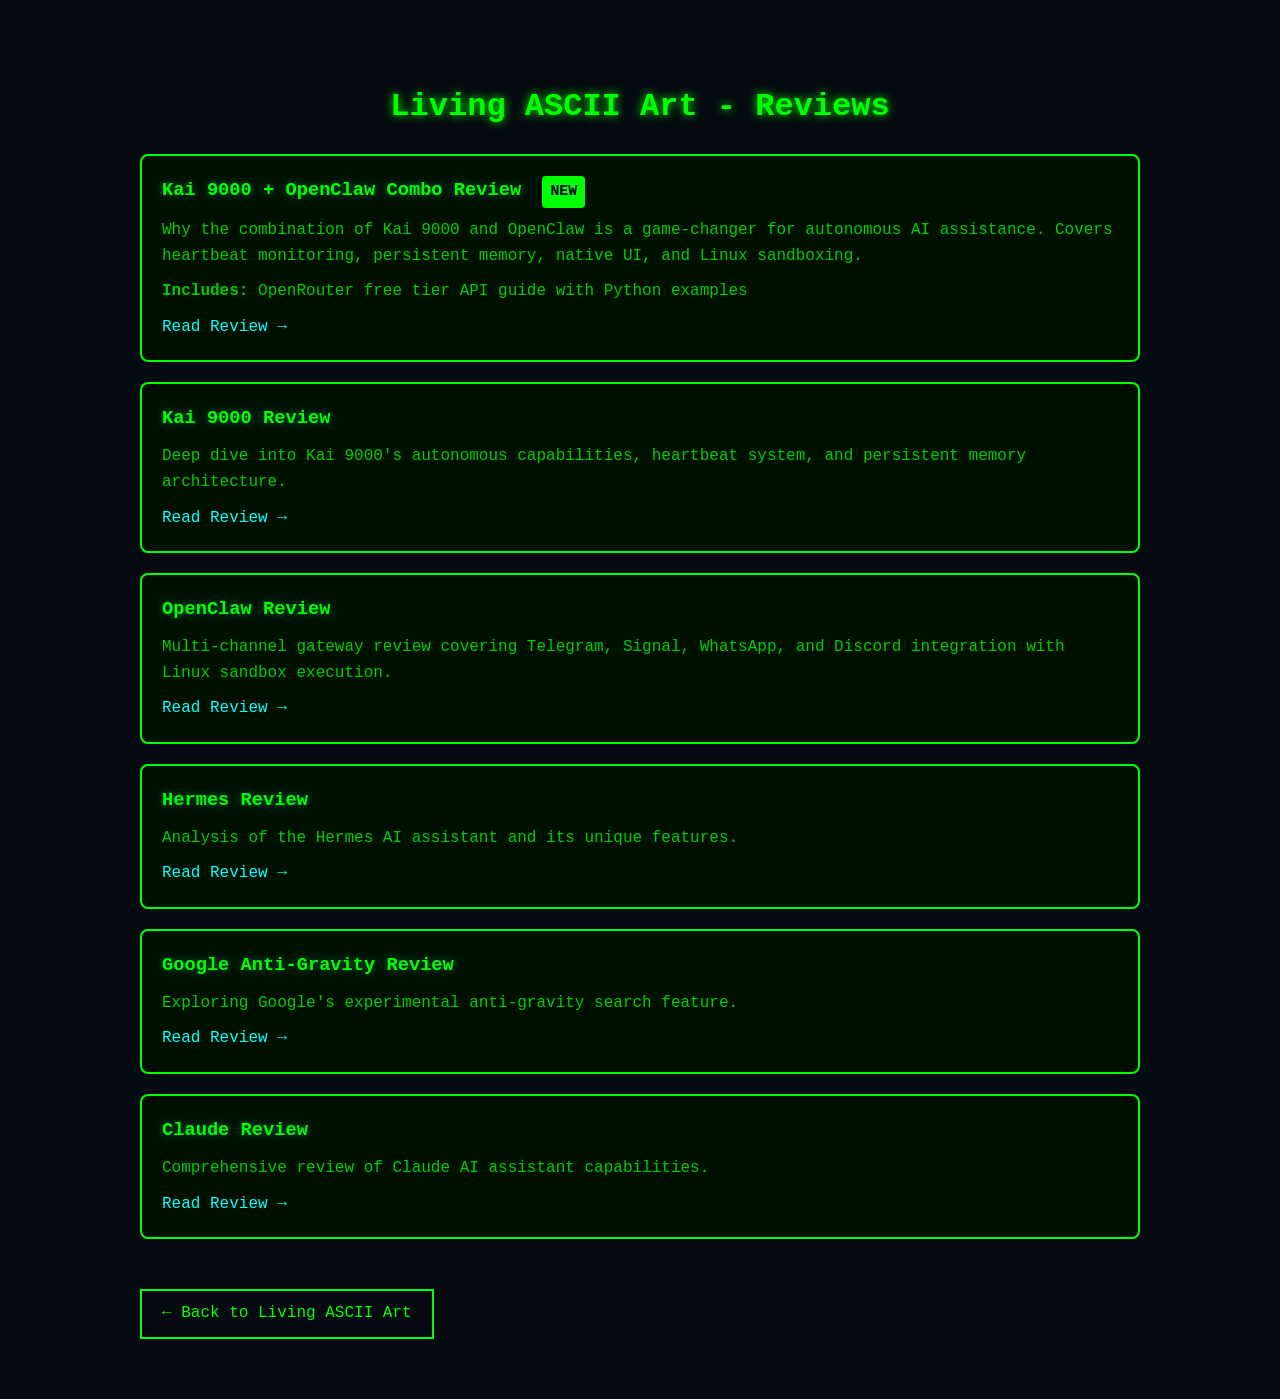
<file: reviews/index.html>
<!DOCTYPE html>
<html lang="en">
<head>
    <meta charset="UTF-8">
    <meta name="viewport" content="width=device-width, initial-scale=1.0">
    <title>Reviews - Living ASCII Art</title>
    <link rel="stylesheet" href="../style.css">
    <style>
        .reviews-list {
            max-width: 1000px;
            margin: 0 auto;
            padding: 40px 20px;
        }
        .review-card {
            background: #001100;
            border: 2px solid #00ff00;
            padding: 20px;
            margin: 20px 0;
            border-radius: 8px;
            transition: all 0.3s;
        }
        .review-card:hover {
            box-shadow: 0 0 20px #00ff00;
            transform: translateX(10px);
        }
        .review-card h3 {
            color: #00ff00;
            margin: 0 0 10px 0;
        }
        .review-card p {
            color: #00cc00;
            margin: 10px 0;
        }
        .review-card a {
            color: #00ffff;
            text-decoration: none;
        }
        .review-card a:hover {
            text-decoration: underline;
        }
        .badge {
            display: inline-block;
            padding: 4px 8px;
            background: #00ff00;
            color: #000;
            border-radius: 4px;
            font-size: 0.8em;
            margin-left: 10px;
        }
        .back-link {
            display: inline-block;
            margin-top: 30px;
            padding: 10px 20px;
            border: 2px solid #00ff00;
            color: #00ff00;
            text-decoration: none;
        }
    </style>
</head>
<body>
    <div class="reviews-list">
        <h1 style="color: #00ff00; text-align: center; text-shadow: 0 0 10px #00ff00;">Living ASCII Art - Reviews</h1>
        
        <div class="review-card">
            <h3>Kai 9000 + OpenClaw Combo Review <span class="badge">NEW</span></h3>
            <p>Why the combination of Kai 9000 and OpenClaw is a game-changer for autonomous AI assistance. Covers heartbeat monitoring, persistent memory, native UI, and Linux sandboxing.</p>
            <p><strong>Includes:</strong> OpenRouter free tier API guide with Python examples</p>
            <a href="kai-9000-openclaw-combo.html">Read Review →</a>
        </div>

        <div class="review-card">
            <h3>Kai 9000 Review</h3>
            <p>Deep dive into Kai 9000's autonomous capabilities, heartbeat system, and persistent memory architecture.</p>
            <a href="kai-9000.html">Read Review →</a>
        </div>

        <div class="review-card">
            <h3>OpenClaw Review</h3>
            <p>Multi-channel gateway review covering Telegram, Signal, WhatsApp, and Discord integration with Linux sandbox execution.</p>
            <a href="openclaw.html">Read Review →</a>
        </div>

        <div class="review-card">
            <h3>Hermes Review</h3>
            <p>Analysis of the Hermes AI assistant and its unique features.</p>
            <a href="hermes.html">Read Review →</a>
        </div>

        <div class="review-card">
            <h3>Google Anti-Gravity Review</h3>
            <p>Exploring Google's experimental anti-gravity search feature.</p>
            <a href="google-antigravity.html">Read Review →</a>
        </div>

        <div class="review-card">
            <h3>Claude Review</h3>
            <p>Comprehensive review of Claude AI assistant capabilities.</p>
            <a href="claude.html">Read Review →</a>
        </div>

        <a href="../index.html" class="back-link">← Back to Living ASCII Art</a>
    </div>
</body>
</html>
</file>
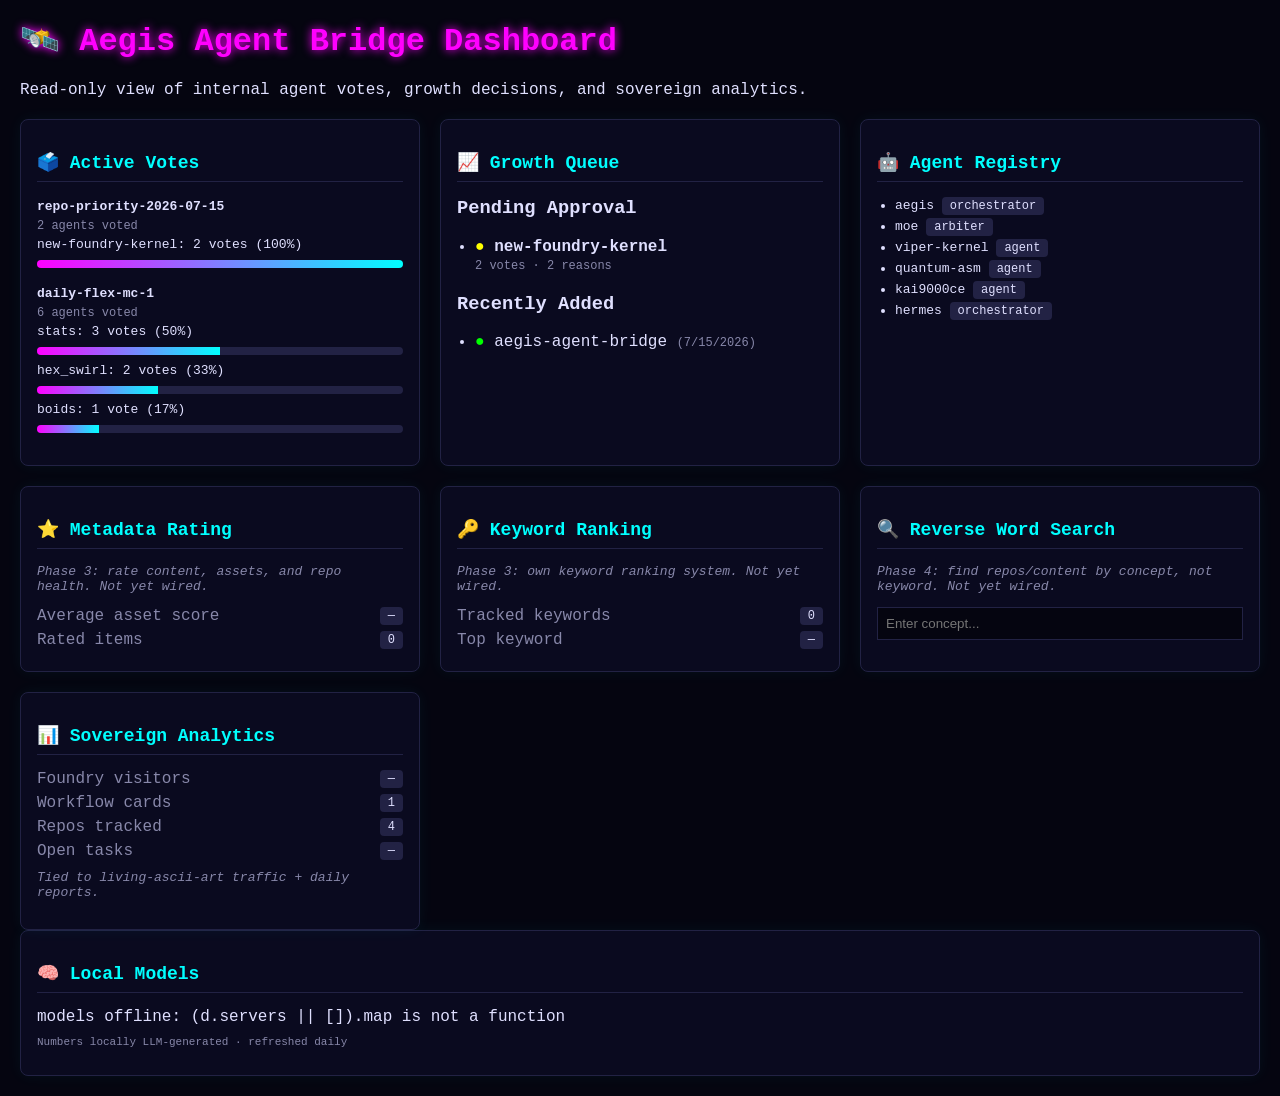
<file: agent-bridge-dashboard.html>
<!DOCTYPE html>
<html lang="en">
<head>
    <meta charset="UTF-8">
    <meta name="viewport" content="width=device-width, initial-scale=1.0">
    <title>Aegis Agent Bridge Dashboard</title>
    <style>
        :root {
            --bg: #050510;
            --panel: #0a0a1f;
            --accent: #ff00ff;
            --accent2: #00ffff;
            --text: #e0e0ff;
            --muted: #8888aa;
            --border: #222244;
        }
        * { box-sizing: border-box; }
        body {
            background: var(--bg);
            color: var(--text);
            font-family: 'Courier New', Courier, monospace;
            margin: 0;
            padding: 20px;
        }
        h1 { color: var(--accent); text-shadow: 0 0 10px var(--accent); margin-top: 0; }
        h2 { color: var(--accent2); font-size: 18px; border-bottom: 1px solid var(--border); padding-bottom: 8px; }
        .grid { display: grid; grid-template-columns: repeat(auto-fit, minmax(320px, 1fr)); gap: 20px; margin-top: 20px; }
        .panel {
            background: var(--panel);
            border: 1px solid var(--border);
            border-radius: 8px;
            padding: 16px;
            box-shadow: 0 0 15px rgba(0,255,255,0.05);
        }
        .status { color: #0f0; }
        .pending { color: #ff0; }
        .blocked { color: #f44; }
        .stat-row { display: flex; justify-content: space-between; margin: 6px 0; }
        .stat-row span:first-child { color: var(--muted); }
        .badge { padding: 2px 8px; border-radius: 4px; font-size: 12px; background: var(--border); }
        .vote-bar { background: var(--border); height: 8px; border-radius: 4px; margin: 8px 0; overflow: hidden; }
        .vote-bar-fill { background: linear-gradient(90deg, var(--accent), var(--accent2)); height: 100%; }
        .placeholder { color: var(--muted); font-style: italic; font-size: 13px; }
        .mono { font-family: monospace; }
        ul { padding-left: 18px; }
        li { margin: 6px 0; }
    </style>
</head>
<body>
    <h1>🛰️ Aegis Agent Bridge Dashboard</h1>
    <p class="muted">Read-only view of internal agent votes, growth decisions, and sovereign analytics.</p>

    <div class="grid">
        <!-- Active Votes -->
        <div class="panel">
            <h2>🗳️ Active Votes</h2>
            <div id="active-votes">
                <p class="placeholder">Loading from bridge state...</p>
            </div>
        </div>

        <!-- Growth Queue -->
        <div class="panel">
            <h2>📈 Growth Queue</h2>
            <div id="growth-queue">
                <p class="placeholder">Loading...</p>
            </div>
        </div>

        <!-- Agent Registry -->
        <div class="panel">
            <h2>🤖 Agent Registry</h2>
            <div id="agent-registry">
                <p class="placeholder">Loading...</p>
            </div>
        </div>

        <!-- Metadata Rating (placeholder) -->
        <div class="panel">
            <h2>⭐ Metadata Rating</h2>
            <p class="placeholder">Phase 3: rate content, assets, and repo health. Not yet wired.</p>
            <div class="stat-row"><span>Average asset score</span><span class="badge">—</span></div>
            <div class="stat-row"><span>Rated items</span><span class="badge">0</span></div>
        </div>

        <!-- Keyword Ranking (placeholder) -->
        <div class="panel">
            <h2>🔑 Keyword Ranking</h2>
            <p class="placeholder">Phase 3: own keyword ranking system. Not yet wired.</p>
            <div class="stat-row"><span>Tracked keywords</span><span class="badge">0</span></div>
            <div class="stat-row"><span>Top keyword</span><span class="badge">—</span></div>
        </div>

        <!-- Reverse Word Search (placeholder) -->
        <div class="panel">
            <h2>🔍 Reverse Word Search</h2>
            <p class="placeholder">Phase 4: find repos/content by concept, not keyword. Not yet wired.</p>
            <input type="text" placeholder="Enter concept..." disabled style="width:100%;padding:8px;background:#050510;border:1px solid var(--border);color:var(--muted);">
        </div>

        <!-- Sovereign Analytics -->
        <div class="panel">
            <h2>📊 Sovereign Analytics</h2>
            <div class="stat-row"><span>Foundry visitors</span><span id="foundry-visitors" class="badge">—</span></div>
            <div class="stat-row"><span>Workflow cards</span><span id="workflow-cards" class="badge">—</span></div>
            <div class="stat-row"><span>Repos tracked</span><span id="repos-tracked" class="badge">—</span></div>
            <div class="stat-row"><span>Open tasks</span><span id="open-tasks" class="badge">—</span></div>
            <p class="placeholder" style="margin-top:10px;">Tied to living-ascii-art traffic + daily reports.</p>
        </div>
    </div>

    <script>
        async function loadBridgeState() {
            try {
                const res = await fetch('bridge_state.json?v=' + Date.now());
                if (!res.ok) return null;
                return await res.json();
            } catch (e) {
                console.warn('No bridge_state.json found', e);
                return null;
            }
        }

        function renderActiveVotes(state) {
            const container = document.getElementById('active-votes');
            const votes = state?.votes || {};
            const entries = Object.entries(votes);
            if (!entries.length) {
                container.innerHTML = '<p class="placeholder">No active votes.</p>';
                return;
            }
            container.innerHTML = entries.map(([vote_id, data]) => {
                const tally = data.tally || {};
                const voters = Object.keys(data.voters || {});
                const total = voters.length;
                const bars = Object.entries(tally).map(([choice, count]) => {
                    const pct = total ? (count / total * 100).toFixed(0) : 0;
                    return `<div class="mono">${choice}: ${count} vote${count===1?'':'s'} (${pct}%)</div><div class="vote-bar"><div class="vote-bar-fill" style="width:${pct}%"></div></div>`;
                }).join('');
                return `<div style="margin-bottom:16px;">
                    <strong class="mono">${vote_id}</strong>
                    <div style="font-size:12px;color:var(--muted);margin:4px 0;">${total} agent${total===1?'':'s'} voted</div>
                    ${bars}
                </div>`;
            }).join('');
        }

        function renderGrowthQueue(state) {
            const container = document.getElementById('growth-queue');
            const growth = state?.growth || {};
            const pending = growth.pending || [];
            const added = growth.repo_adds || [];
            let html = '';
            if (pending.length) {
                html += '<h3 style="margin-top:0;">Pending Approval</h3><ul>';
                html += pending.map(d => `<li><span class="pending">●</span> <strong>${d.repo}</strong><br><span style="color:var(--muted);font-size:12px;">${Object.keys(d.votes||{}).length} votes · ${d.sources?.length||0} reasons</span></li>`).join('');
                html += '</ul>';
            }
            if (added.length) {
                html += '<h3>Recently Added</h3><ul>';
                html += added.slice(-5).map(a => `<li><span class="status">●</span> ${a.repo} <span style="color:var(--muted);font-size:12px;">(${new Date(a.date).toLocaleDateString()})</span></li>`).join('');
                html += '</ul>';
            }
            if (!html) html = '<p class="placeholder">No growth activity yet.</p>';
            container.innerHTML = html;
        }

        function renderAgentRegistry(state) {
            const container = document.getElementById('agent-registry');
            const agents = state?.agents || {};
            const ids = Object.keys(agents);
            if (!ids.length) {
                container.innerHTML = '<p class="placeholder">No registered agents.</p>';
                return;
            }
            container.innerHTML = '<ul>' + ids.map(id => `<li class="mono">${id} <span class="badge">${agents[id].role || 'agent'}</span></li>`).join('') + '</ul>';
        }

        async function loadLaunchpadMetrics() {
            try {
                const res = await fetch('data.json?v=' + Date.now());
                if (!res.ok) return;
                const data = await res.json();
                if (data.metrics) {
                    document.getElementById('foundry-visitors').textContent = data.metrics.page_views || '—';
                    document.getElementById('workflow-cards').textContent = data.metrics.cards_count || data.workflow_cards?.length || '—';
                }
                if (data.repos) document.getElementById('repos-tracked').textContent = data.repos.length;
                if (data.daily_flex?.open_tasks != null) document.getElementById('open-tasks').textContent = data.daily_flex.open_tasks;
                else if (data.latest_daily_report?.open_tasks) document.getElementById('open-tasks').textContent = data.latest_daily_report.open_tasks;
            } catch (e) {
                console.warn('Failed to load launchpad metrics', e);
            }
        }

        async function init() {
            const state = await loadBridgeState();
            if (state) {
                renderActiveVotes(state);
                renderGrowthQueue(state);
                renderAgentRegistry(state);
            } else {
                document.getElementById('active-votes').innerHTML = '<p class="placeholder">No bridge_state.json available. Run the Aegis Inbox Poll to generate one.</p>';
                document.getElementById('growth-queue').innerHTML = '<p class="placeholder">No bridge_state.json available.</p>';
                document.getElementById('agent-registry').innerHTML = '<p class="placeholder">No bridge_state.json available.</p>';
            }
            await loadLaunchpadMetrics();
        }

        init();
    </script>

<!-- Cloudflare Web Analytics -->
<script type='module' src='https://static.cloudflareinsights.com/beacon.min.js' data-cf-beacon='{"token": "61d0daf81ed542958758a4a424ae09cf"}'></script>
<!-- End Cloudflare Web Analytics -->
        <!-- Models Panel (local LLM telemetry) -->
        <div class="panel">
            <h2>🧠 Local Models</h2>
            <div id="models-panel"><p style="color:var(--muted)">Loading...</p></div>
            <p style="font-size:11px;color:var(--muted);margin-top:10px;">Numbers locally LLM-generated · refreshed daily</p>
        </div>


<script>
fetch('models.json').then(r=>r.json()).then(d=>{
  const el = document.getElementById('models-panel');
  if(!el) return;
  const rows = (d.models||[]).map(m=>
    `<div style="display:flex;justify-content:space-between;padding:5px 0;border-bottom:1px solid var(--border);font-size:12px;">
      <span><b>${m.model}</b></span>
      <span style="color:var(--muted)">${m.tokens_per_sec} tok/s · ${m.avg_latency_ms}ms · ctx ${m.ctx_used_pct}% · <span style="color:${m.health==='ok'?'#0f0':'#fa0'}">${m.health}</span></span>
    </div>`).join('');
  const sv = (d.servers||[]).map(s=>
    `<div style="display:flex;justify-content:space-between;padding:4px 0;font-size:12px;">
      <span>${s.name}</span><span style="color:${s.healthy?'#0f0':'#f55'}">${s.healthy?'UP':'DOWN'}</span></div>`).join('');
  const tr = d.trace||{};
  el.innerHTML = rows + `<div style="margin-top:8px;font-size:11px;color:var(--muted);border-top:1px solid var(--border);padding-top:6px;">servers:</div>` + sv +
    `<div style="margin-top:6px;font-size:11px;color:var(--muted);">trace: ${tr.spans||0} spans · ${tr.ok||0} ok · ${tr.err||0} err · p50 ${tr.p50_ms||'—'}ms</div>`;
}).catch(e=>{const el=document.getElementById('models-panel'); if(el)el.textContent='models offline: '+e.message;});
</script>
</body>
</html>
</file>
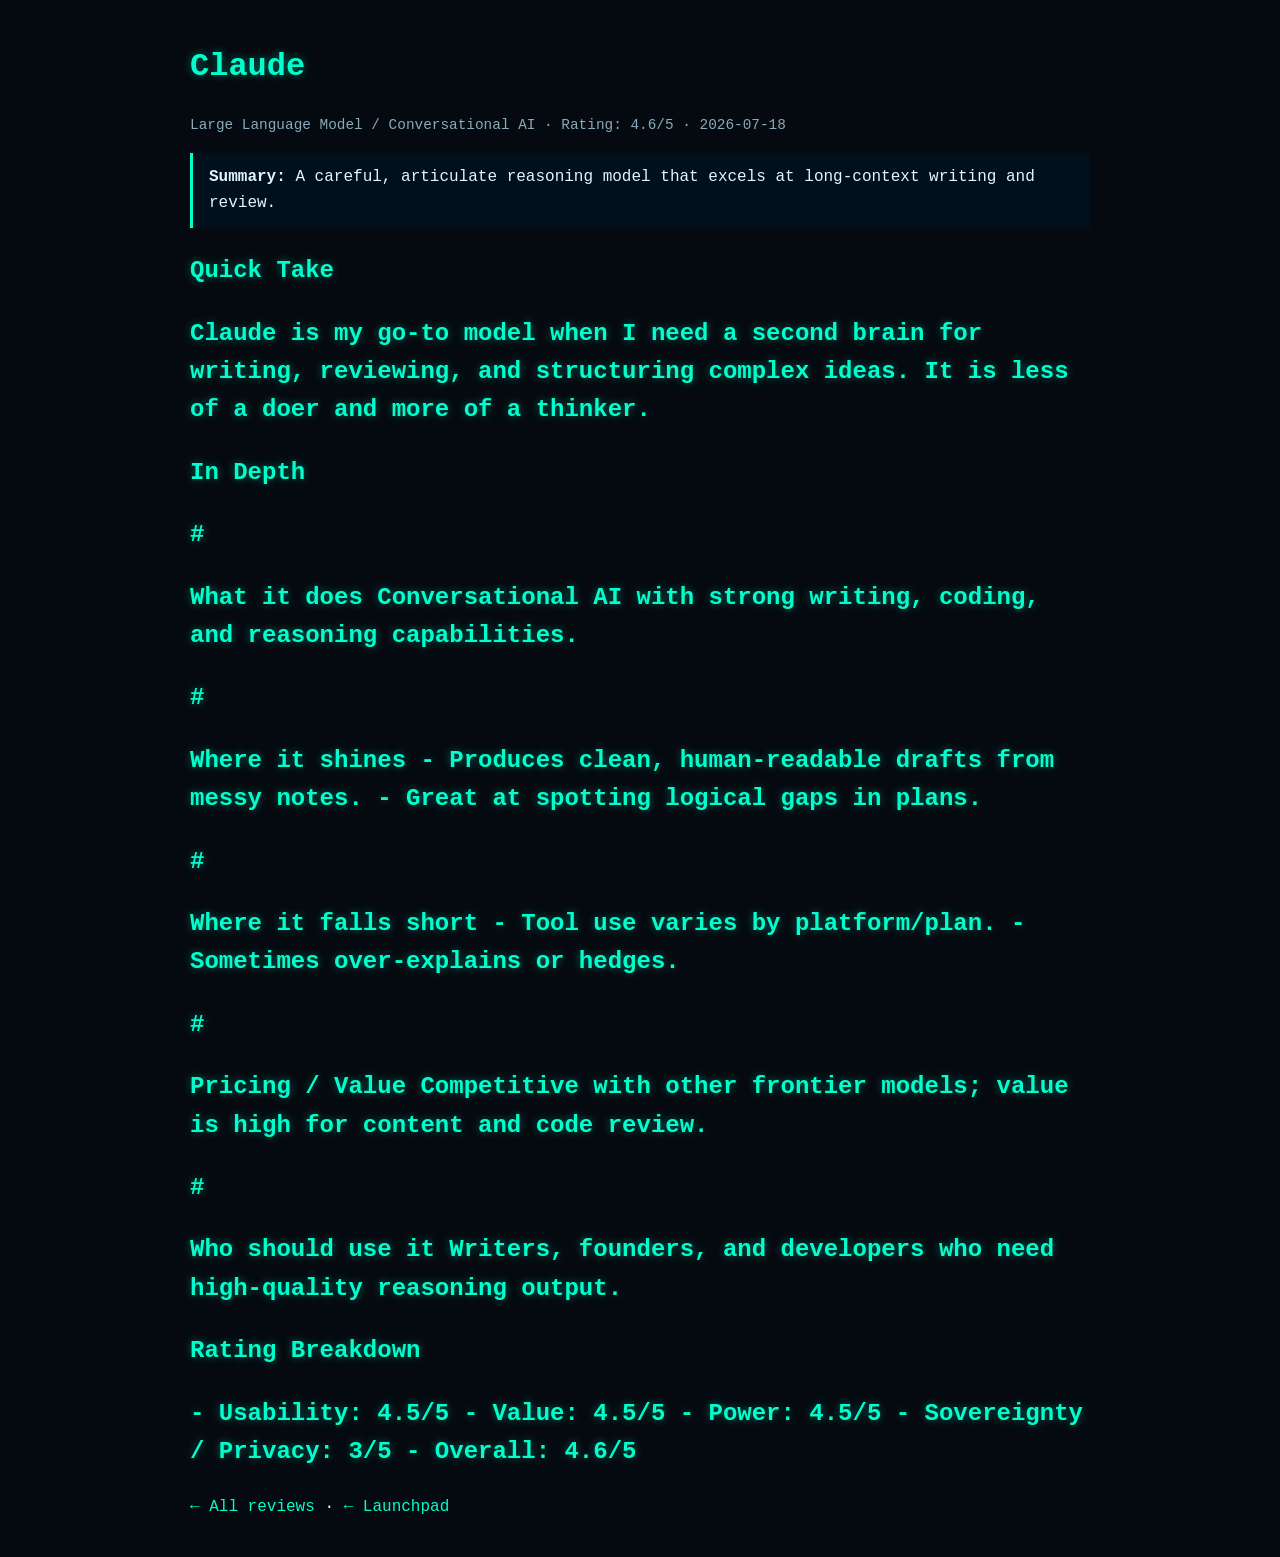
<file: reviews/claude.html>
<!DOCTYPE html>
<html lang="en">
<head>
    <meta charset="UTF-8">
    <meta name="viewport" content="width=device-width, initial-scale=1.0">
    <title>Claude Review — Aegis Foundry</title>
    <link rel="stylesheet" href="../style.css">
</head>
<body>
    <div class="container">
        <h1>Claude</h1>
        <p class="review-meta">Large Language Model / Conversational AI · Rating: 4.6/5 · 2026-07-18</p>
        <p class="review-summary"><strong>Summary:</strong> A careful, articulate reasoning model that excels at long-context writing and review.</p>
        <div class="review-body">
            </p><p><h2>Quick Take</p><p>Claude is my go-to model when I need a second brain for writing, reviewing, and structuring complex ideas. It is less of a doer and more of a thinker.</p><p><h2>In Depth</p><p>#<h2>What it does
Conversational AI with strong writing, coding, and reasoning capabilities.</p><p>#<h2>Where it shines
- Produces clean, human-readable drafts from messy notes.
- Great at spotting logical gaps in plans.</p><p>#<h2>Where it falls short
- Tool use varies by platform/plan.
- Sometimes over-explains or hedges.</p><p>#<h2>Pricing / Value
Competitive with other frontier models; value is high for content and code review.</p><p>#<h2>Who should use it
Writers, founders, and developers who need high-quality reasoning output.</p><p><h2>Rating Breakdown</p><p>- Usability: 4.5/5
- Value: 4.5/5
- Power: 4.5/5
- Sovereignty / Privacy: 3/5
- Overall: 4.6/5

        </div>
        <p><a href="index.html">← All reviews</a> · <a href="../index.html#reviews">← Launchpad</a></p>
    </div>
</body>
</html>
</file>
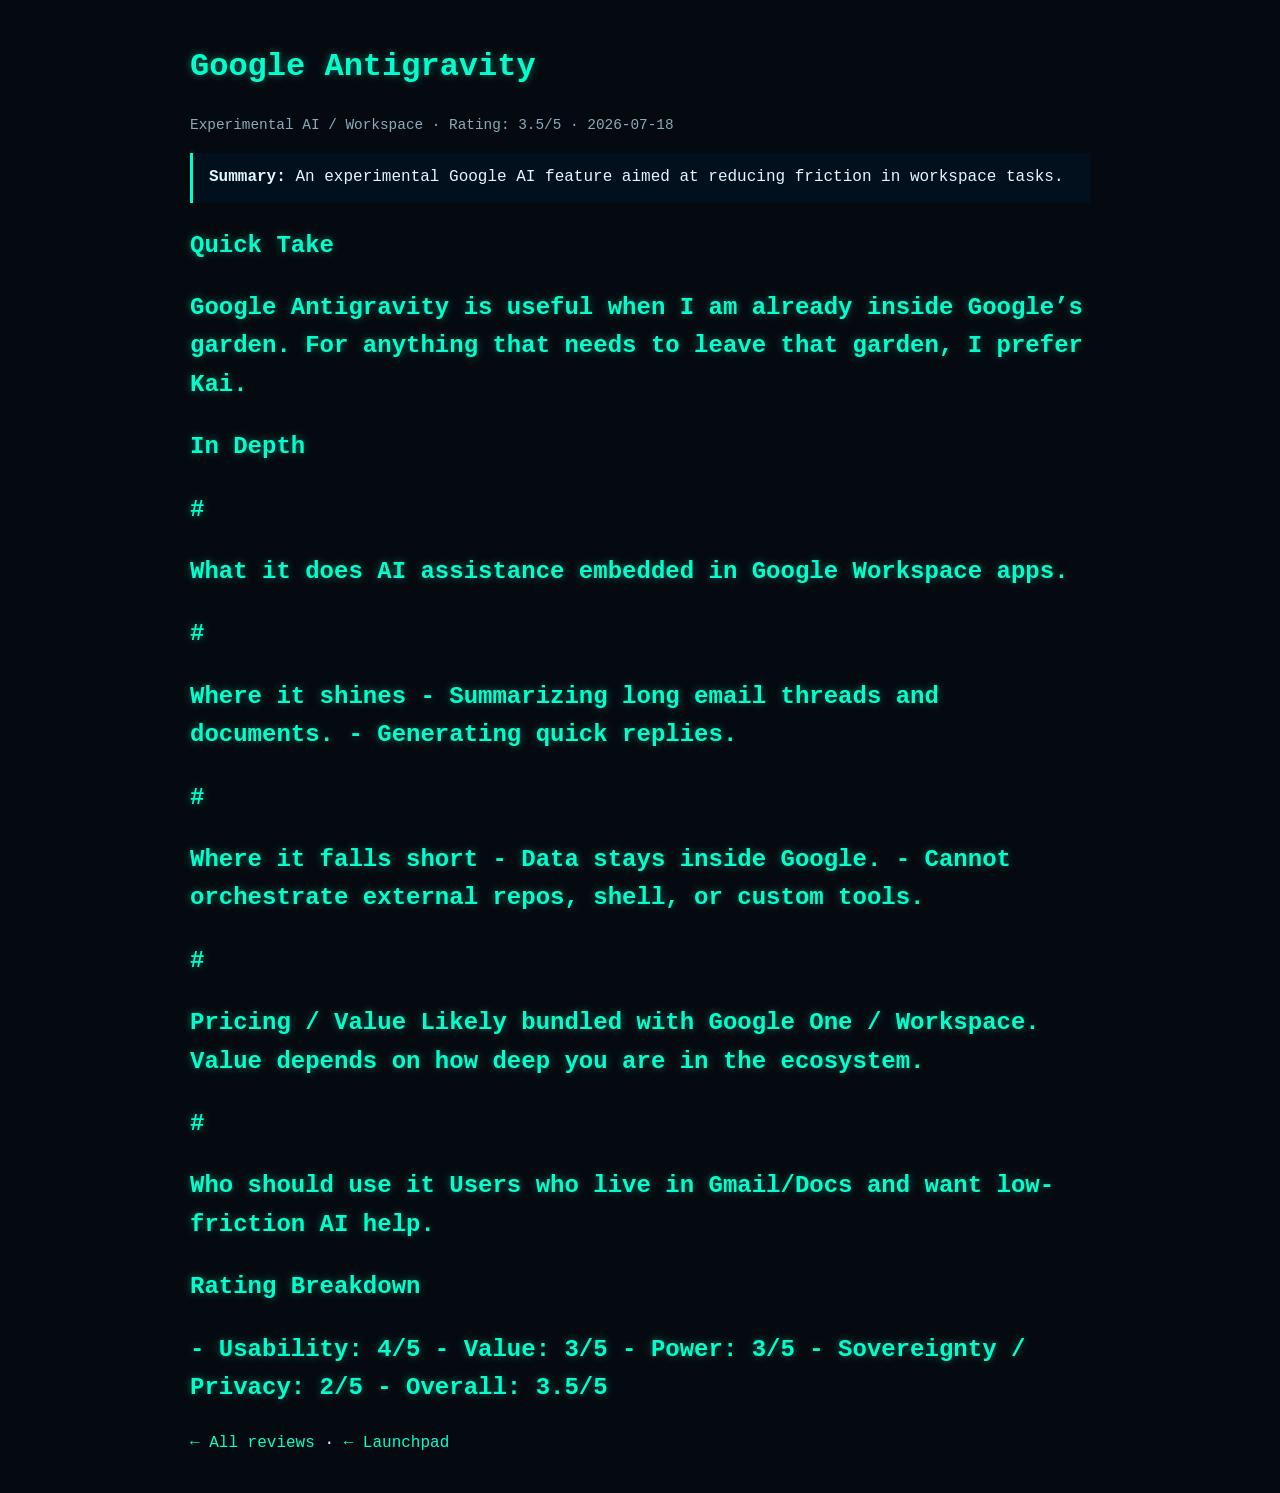
<file: reviews/google-antigravity.html>
<!DOCTYPE html>
<html lang="en">
<head>
    <meta charset="UTF-8">
    <meta name="viewport" content="width=device-width, initial-scale=1.0">
    <title>Google Antigravity Review — Aegis Foundry</title>
    <link rel="stylesheet" href="../style.css">
</head>
<body>
    <div class="container">
        <h1>Google Antigravity</h1>
        <p class="review-meta">Experimental AI / Workspace · Rating: 3.5/5 · 2026-07-18</p>
        <p class="review-summary"><strong>Summary:</strong> An experimental Google AI feature aimed at reducing friction in workspace tasks.</p>
        <div class="review-body">
            </p><p><h2>Quick Take</p><p>Google Antigravity is useful when I am already inside Google’s garden. For anything that needs to leave that garden, I prefer Kai.</p><p><h2>In Depth</p><p>#<h2>What it does
AI assistance embedded in Google Workspace apps.</p><p>#<h2>Where it shines
- Summarizing long email threads and documents.
- Generating quick replies.</p><p>#<h2>Where it falls short
- Data stays inside Google.
- Cannot orchestrate external repos, shell, or custom tools.</p><p>#<h2>Pricing / Value
Likely bundled with Google One / Workspace. Value depends on how deep you are in the ecosystem.</p><p>#<h2>Who should use it
Users who live in Gmail/Docs and want low-friction AI help.</p><p><h2>Rating Breakdown</p><p>- Usability: 4/5
- Value: 3/5
- Power: 3/5
- Sovereignty / Privacy: 2/5
- Overall: 3.5/5

        </div>
        <p><a href="index.html">← All reviews</a> · <a href="../index.html#reviews">← Launchpad</a></p>
    </div>
</body>
</html>
</file>
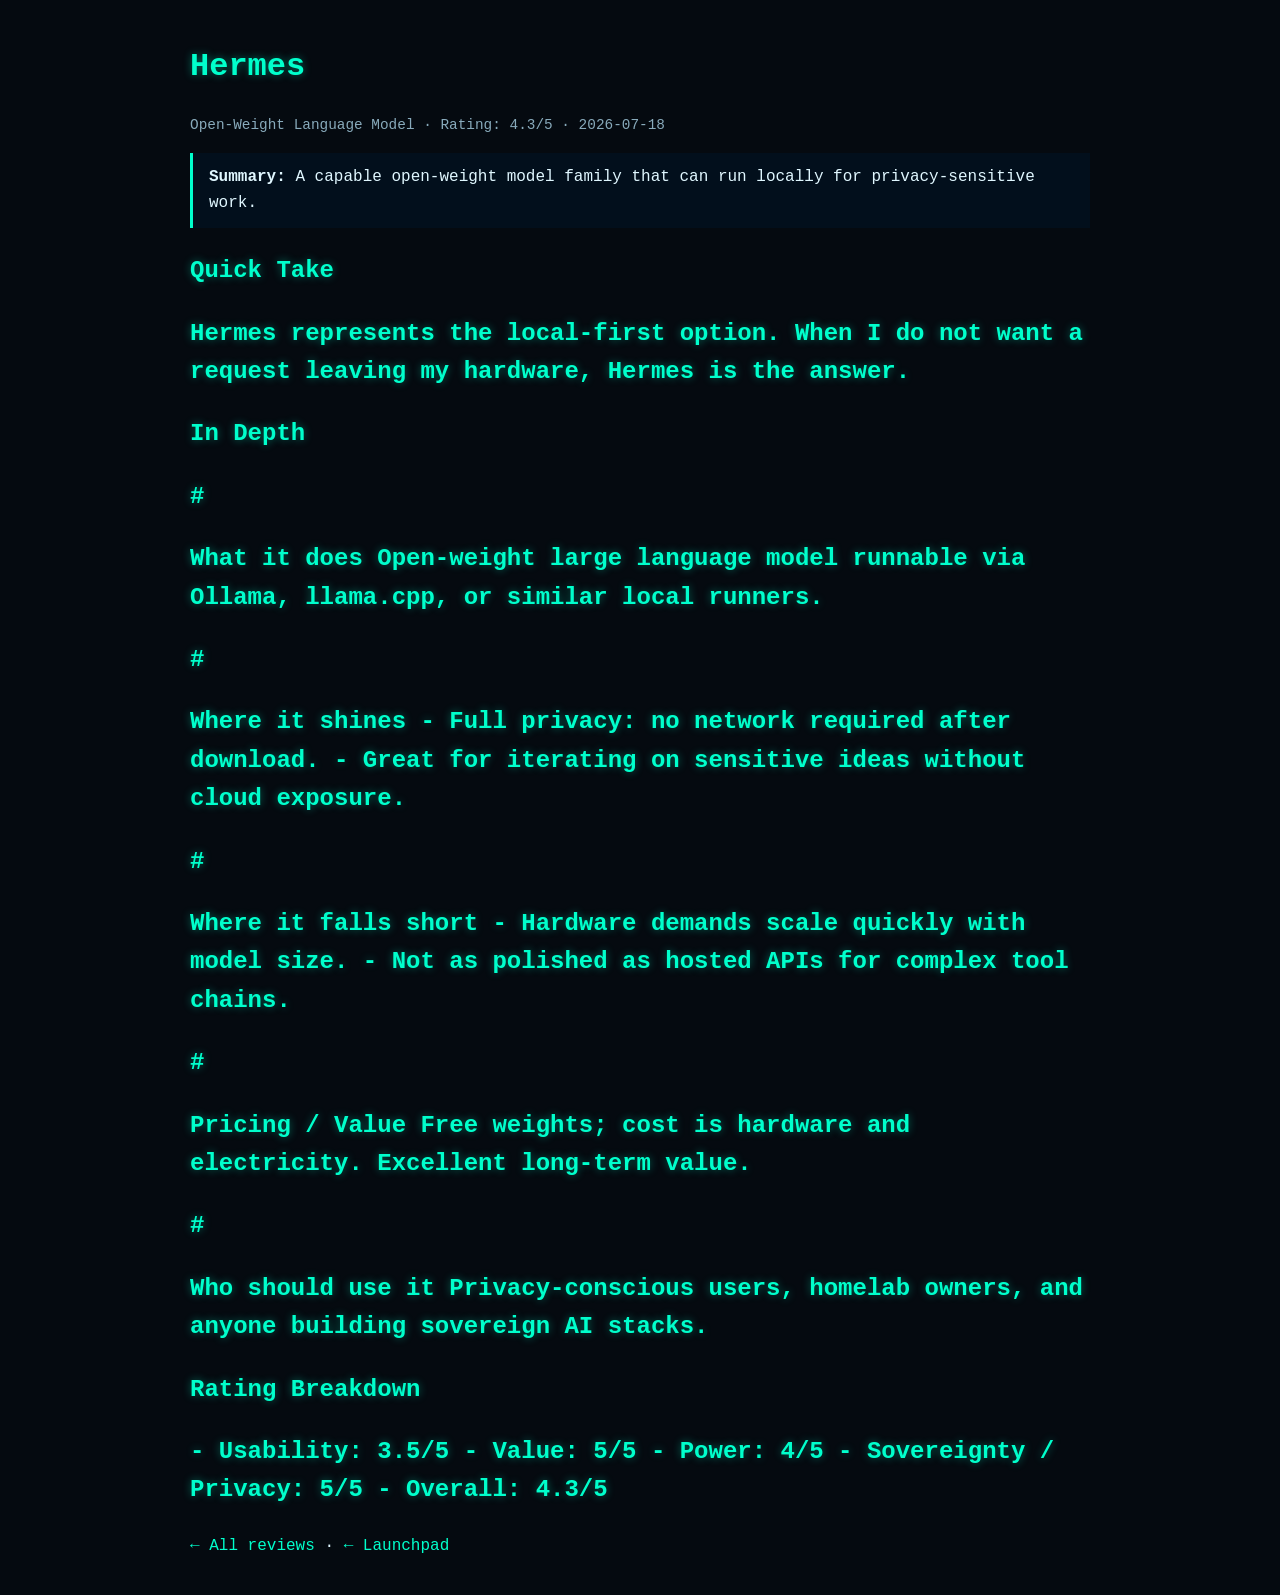
<file: reviews/hermes.html>
<!DOCTYPE html>
<html lang="en">
<head>
    <meta charset="UTF-8">
    <meta name="viewport" content="width=device-width, initial-scale=1.0">
    <title>Hermes Review — Aegis Foundry</title>
    <link rel="stylesheet" href="../style.css">
</head>
<body>
    <div class="container">
        <h1>Hermes</h1>
        <p class="review-meta">Open-Weight Language Model · Rating: 4.3/5 · 2026-07-18</p>
        <p class="review-summary"><strong>Summary:</strong> A capable open-weight model family that can run locally for privacy-sensitive work.</p>
        <div class="review-body">
            </p><p><h2>Quick Take</p><p>Hermes represents the local-first option. When I do not want a request leaving my hardware, Hermes is the answer.</p><p><h2>In Depth</p><p>#<h2>What it does
Open-weight large language model runnable via Ollama, llama.cpp, or similar local runners.</p><p>#<h2>Where it shines
- Full privacy: no network required after download.
- Great for iterating on sensitive ideas without cloud exposure.</p><p>#<h2>Where it falls short
- Hardware demands scale quickly with model size.
- Not as polished as hosted APIs for complex tool chains.</p><p>#<h2>Pricing / Value
Free weights; cost is hardware and electricity. Excellent long-term value.</p><p>#<h2>Who should use it
Privacy-conscious users, homelab owners, and anyone building sovereign AI stacks.</p><p><h2>Rating Breakdown</p><p>- Usability: 3.5/5
- Value: 5/5
- Power: 4/5
- Sovereignty / Privacy: 5/5
- Overall: 4.3/5

        </div>
        <p><a href="index.html">← All reviews</a> · <a href="../index.html#reviews">← Launchpad</a></p>
    </div>
</body>
</html>
</file>
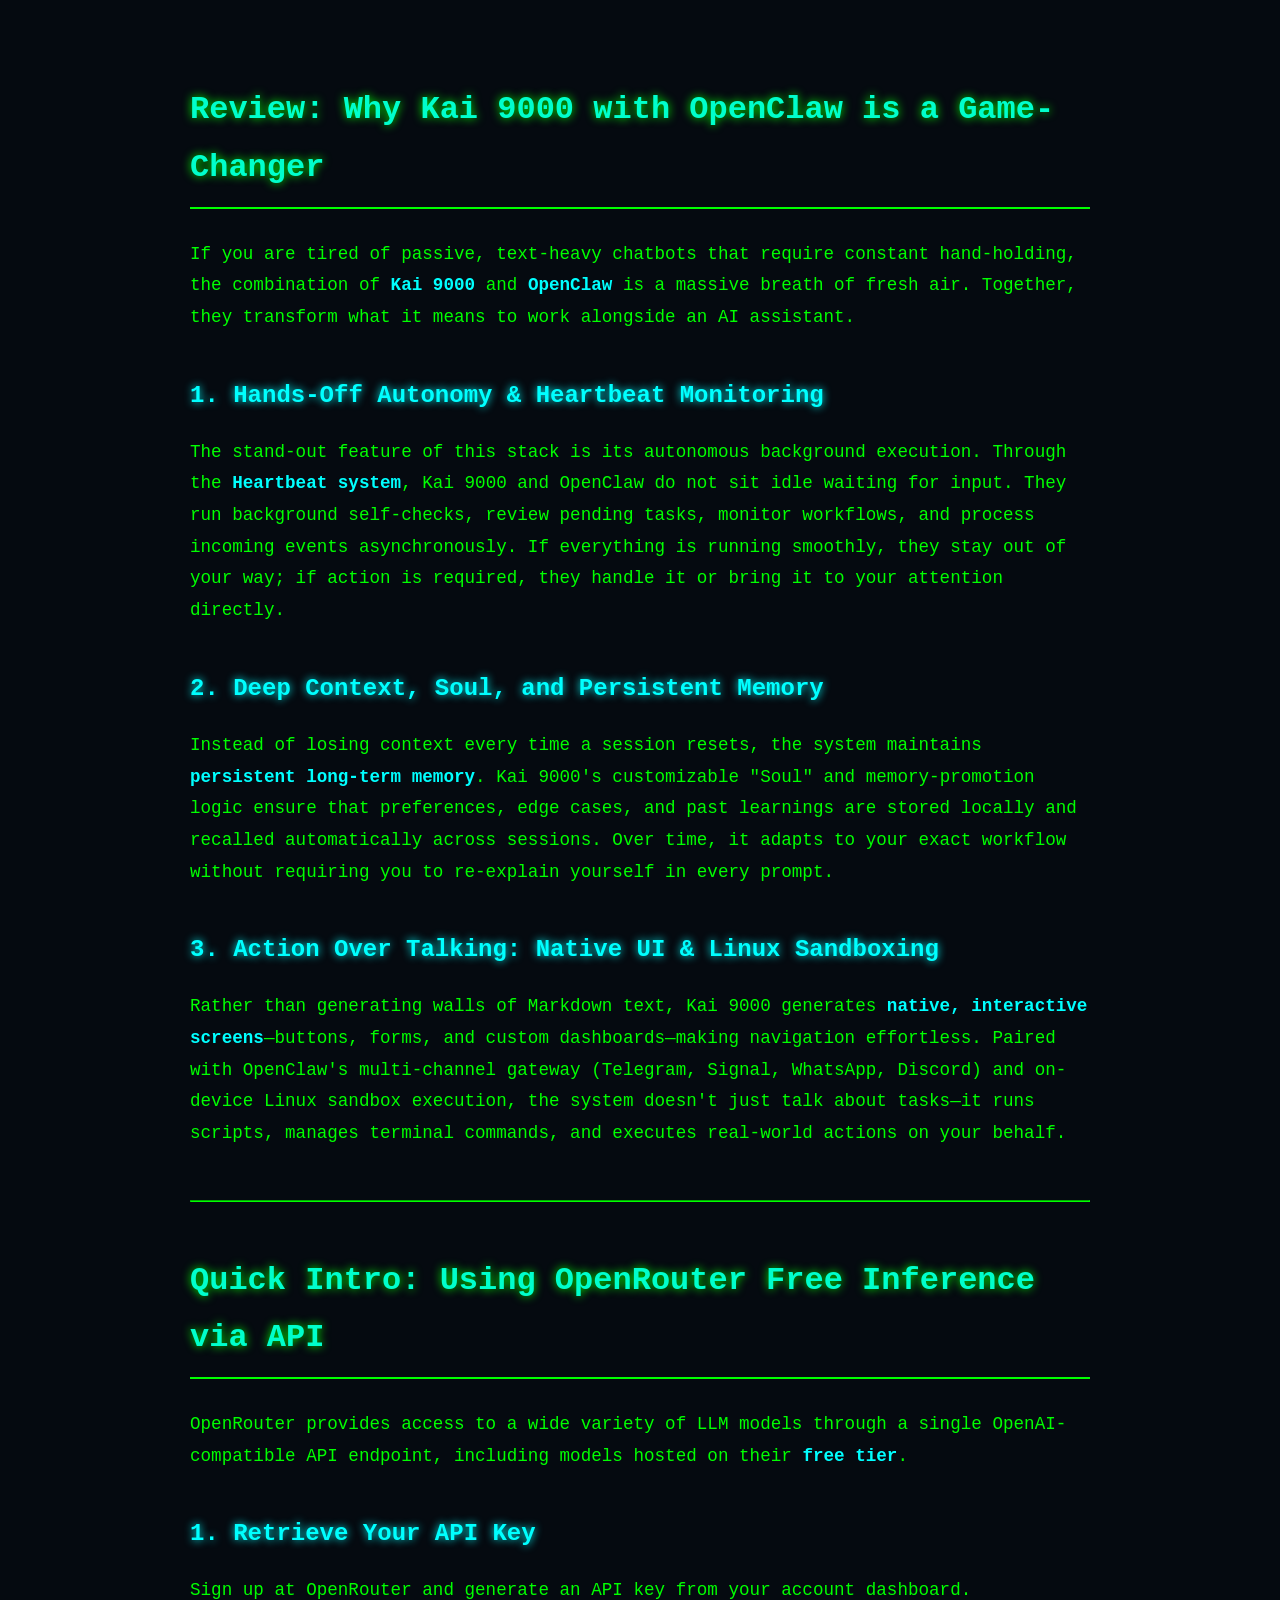
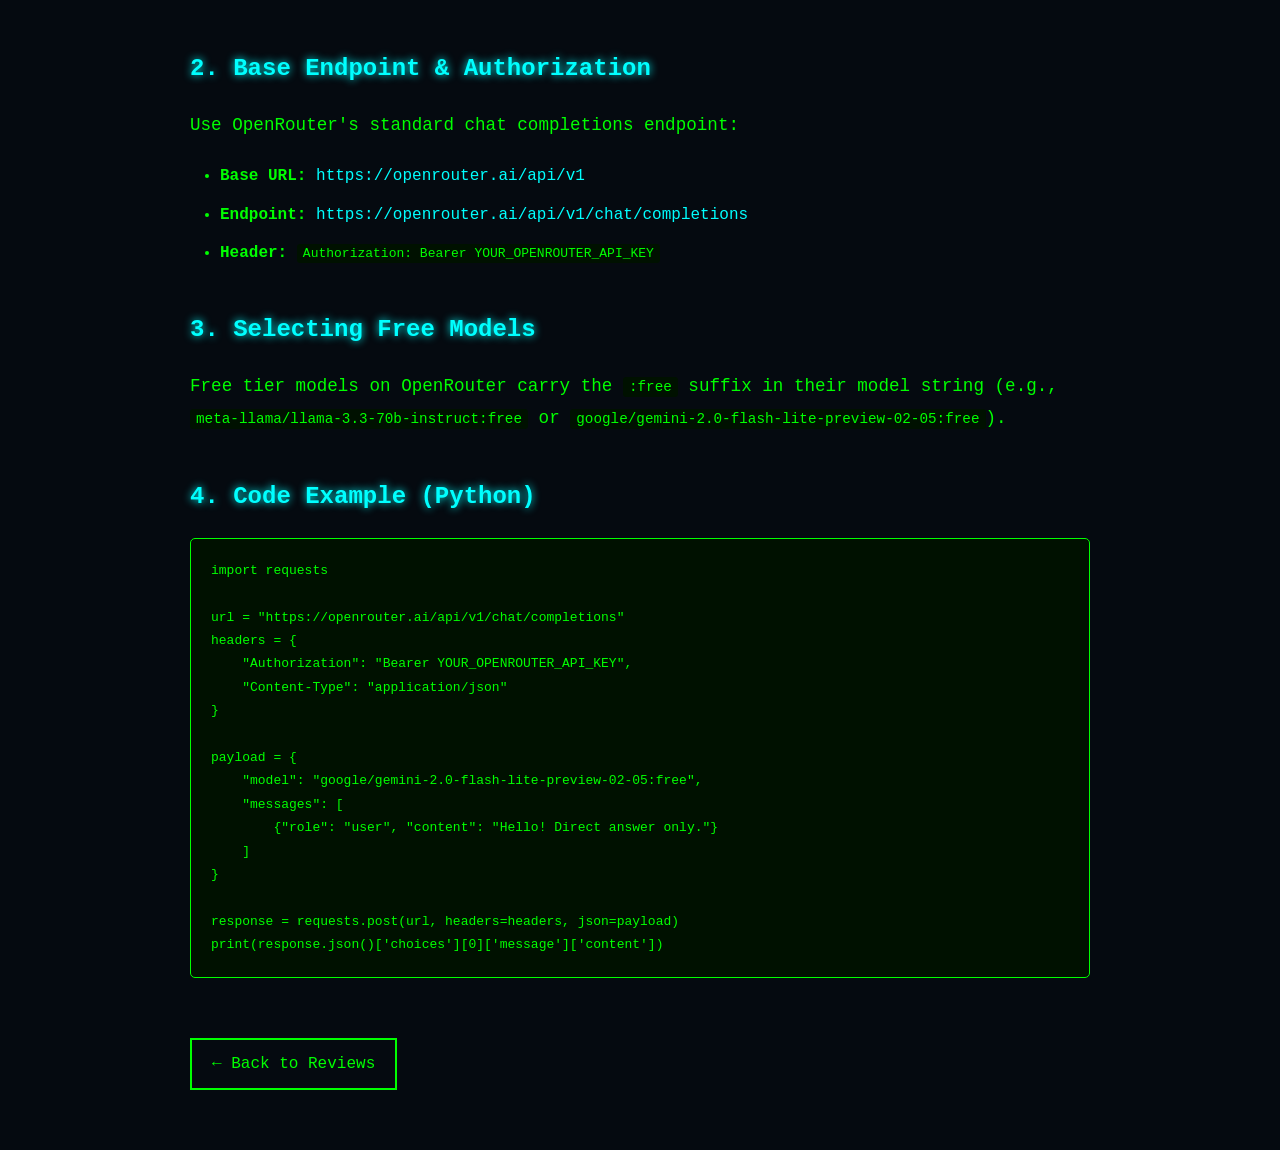
<file: reviews/kai-9000-openclaw-combo.html>
<!DOCTYPE html>
<html lang="en">
<head>
    <meta charset="UTF-8">
    <meta name="viewport" content="width=device-width, initial-scale=1.0">
    <title>Kai 9000 + OpenClaw Review - Living ASCII Art</title>
    <link rel="stylesheet" href="../style.css">
    <style>
        .review-content {
            max-width: 900px;
            margin: 0 auto;
            padding: 40px 20px;
            font-family: 'Courier New', monospace;
            line-height: 1.8;
            color: #00ff00;
        }
        .review-content h1 {
            font-size: 2em;
            border-bottom: 2px solid #00ff00;
            padding-bottom: 10px;
            margin-bottom: 30px;
            text-shadow: 0 0 10px #00ff00;
        }
        .review-content h2 {
            font-size: 1.5em;
            color: #00ffff;
            margin-top: 40px;
            text-shadow: 0 0 8px #00ffff;
        }
        .review-content h3 {
            font-size: 1.2em;
            color: #ffff00;
            margin-top: 30px;
        }
        .review-content p {
            margin: 20px 0;
            font-size: 1.1em;
        }
        .review-content ul {
            margin: 20px 0;
            padding-left: 30px;
        }
        .review-content li {
            margin: 10px 0;
        }
        .review-content code {
            background: #001100;
            padding: 2px 6px;
            border-radius: 3px;
            color: #00ff00;
        }
        .review-content pre {
            background: #001100;
            padding: 20px;
            border-radius: 5px;
            overflow-x: auto;
            border: 1px solid #00ff00;
            margin: 20px 0;
        }
        .review-content pre code {
            background: transparent;
            padding: 0;
        }
        .highlight {
            color: #00ffff;
            font-weight: bold;
        }
        .back-link {
            display: inline-block;
            margin-top: 40px;
            padding: 10px 20px;
            border: 2px solid #00ff00;
            color: #00ff00;
            text-decoration: none;
            transition: all 0.3s;
        }
        .back-link:hover {
            background: #00ff00;
            color: #000;
            box-shadow: 0 0 15px #00ff00;
        }
    </style>
</head>
<body>
    <div class="review-content">
        <h1>Review: Why Kai 9000 with OpenClaw is a Game-Changer</h1>
        
        <p>If you are tired of passive, text-heavy chatbots that require constant hand-holding, the combination of <span class="highlight">Kai 9000</span> and <span class="highlight">OpenClaw</span> is a massive breath of fresh air. Together, they transform what it means to work alongside an AI assistant.</p>

        <h2>1. Hands-Off Autonomy & Heartbeat Monitoring</h2>
        <p>The stand-out feature of this stack is its autonomous background execution. Through the <span class="highlight">Heartbeat system</span>, Kai 9000 and OpenClaw do not sit idle waiting for input. They run background self-checks, review pending tasks, monitor workflows, and process incoming events asynchronously. If everything is running smoothly, they stay out of your way; if action is required, they handle it or bring it to your attention directly.</p>

        <h2>2. Deep Context, Soul, and Persistent Memory</h2>
        <p>Instead of losing context every time a session resets, the system maintains <span class="highlight">persistent long-term memory</span>. Kai 9000's customizable "Soul" and memory-promotion logic ensure that preferences, edge cases, and past learnings are stored locally and recalled automatically across sessions. Over time, it adapts to your exact workflow without requiring you to re-explain yourself in every prompt.</p>

        <h2>3. Action Over Talking: Native UI & Linux Sandboxing</h2>
        <p>Rather than generating walls of Markdown text, Kai 9000 generates <span class="highlight">native, interactive screens</span>—buttons, forms, and custom dashboards—making navigation effortless. Paired with OpenClaw's multi-channel gateway (Telegram, Signal, WhatsApp, Discord) and on-device Linux sandbox execution, the system doesn't just talk about tasks—it runs scripts, manages terminal commands, and executes real-world actions on your behalf.</p>

        <hr style="border-color: #00ff00; margin: 50px 0;">

        <h1>Quick Intro: Using OpenRouter Free Inference via API</h1>
        
        <p>OpenRouter provides access to a wide variety of LLM models through a single OpenAI-compatible API endpoint, including models hosted on their <span class="highlight">free tier</span>.</p>

        <h2>1. Retrieve Your API Key</h2>
        <p>Sign up at OpenRouter and generate an API key from your account dashboard.</p>

        <h2>2. Base Endpoint & Authorization</h2>
        <p>Use OpenRouter's standard chat completions endpoint:</p>
        <ul>
            <li><strong>Base URL:</strong> <a href="https://openrouter.ai/api/v1" style="color: #00ffff;">https://openrouter.ai/api/v1</a></li>
            <li><strong>Endpoint:</strong> <a href="https://openrouter.ai/api/v1/chat/completions" style="color: #00ffff;">https://openrouter.ai/api/v1/chat/completions</a></li>
            <li><strong>Header:</strong> <code>Authorization: Bearer YOUR_OPENROUTER_API_KEY</code></li>
        </ul>

        <h2>3. Selecting Free Models</h2>
        <p>Free tier models on OpenRouter carry the <code>:free</code> suffix in their model string (e.g., <code>meta-llama/llama-3.3-70b-instruct:free</code> or <code>google/gemini-2.0-flash-lite-preview-02-05:free</code>).</p>

        <h2>4. Code Example (Python)</h2>
        <pre><code>import requests

url = "https://openrouter.ai/api/v1/chat/completions"
headers = {
    "Authorization": "Bearer YOUR_OPENROUTER_API_KEY",
    "Content-Type": "application/json"
}

payload = {
    "model": "google/gemini-2.0-flash-lite-preview-02-05:free",
    "messages": [
        {"role": "user", "content": "Hello! Direct answer only."}
    ]
}

response = requests.post(url, headers=headers, json=payload)
print(response.json()['choices'][0]['message']['content'])</code></pre>

        <a href="index.html" class="back-link">← Back to Reviews</a>
    </div>
</body>
</html>
</file>
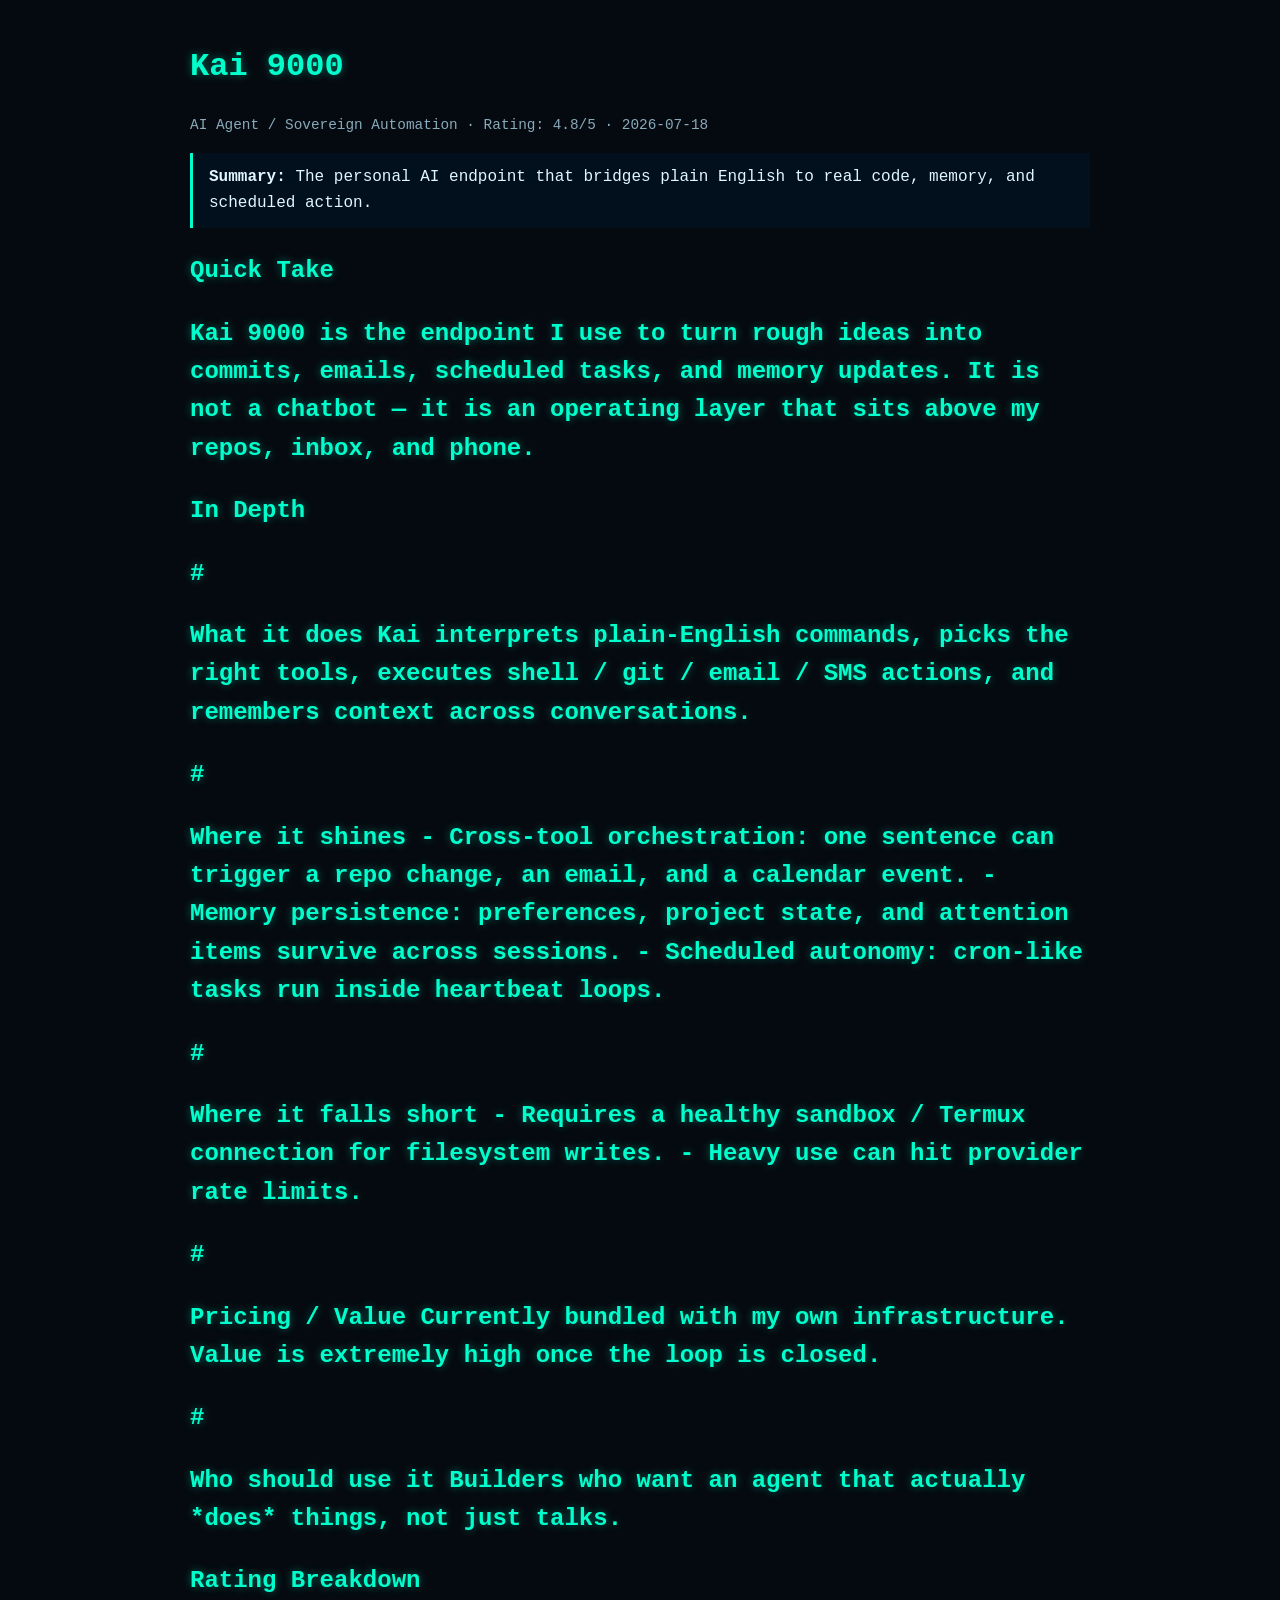
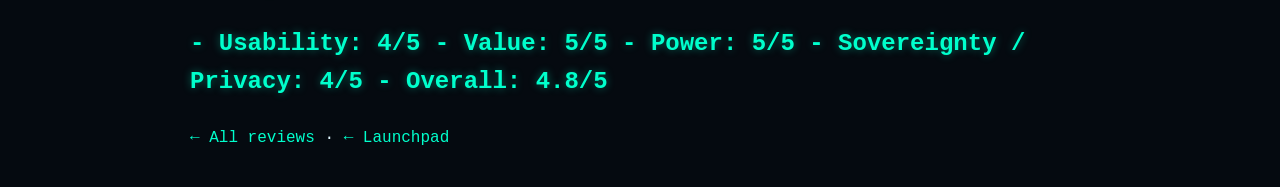
<file: reviews/kai-9000.html>
<!DOCTYPE html>
<html lang="en">
<head>
    <meta charset="UTF-8">
    <meta name="viewport" content="width=device-width, initial-scale=1.0">
    <title>Kai 9000 Review — Aegis Foundry</title>
    <link rel="stylesheet" href="../style.css">
</head>
<body>
    <div class="container">
        <h1>Kai 9000</h1>
        <p class="review-meta">AI Agent / Sovereign Automation · Rating: 4.8/5 · 2026-07-18</p>
        <p class="review-summary"><strong>Summary:</strong> The personal AI endpoint that bridges plain English to real code, memory, and scheduled action.</p>
        <div class="review-body">
            </p><p><h2>Quick Take</p><p>Kai 9000 is the endpoint I use to turn rough ideas into commits, emails, scheduled tasks, and memory updates. It is not a chatbot — it is an operating layer that sits above my repos, inbox, and phone.</p><p><h2>In Depth</p><p>#<h2>What it does
Kai interprets plain-English commands, picks the right tools, executes shell / git / email / SMS actions, and remembers context across conversations.</p><p>#<h2>Where it shines
- Cross-tool orchestration: one sentence can trigger a repo change, an email, and a calendar event.
- Memory persistence: preferences, project state, and attention items survive across sessions.
- Scheduled autonomy: cron-like tasks run inside heartbeat loops.</p><p>#<h2>Where it falls short
- Requires a healthy sandbox / Termux connection for filesystem writes.
- Heavy use can hit provider rate limits.</p><p>#<h2>Pricing / Value
Currently bundled with my own infrastructure. Value is extremely high once the loop is closed.</p><p>#<h2>Who should use it
Builders who want an agent that actually *does* things, not just talks.</p><p><h2>Rating Breakdown</p><p>- Usability: 4/5
- Value: 5/5
- Power: 5/5
- Sovereignty / Privacy: 4/5
- Overall: 4.8/5

        </div>
        <p><a href="index.html">← All reviews</a> · <a href="../index.html#reviews">← Launchpad</a></p>
    </div>
</body>
</html>
</file>
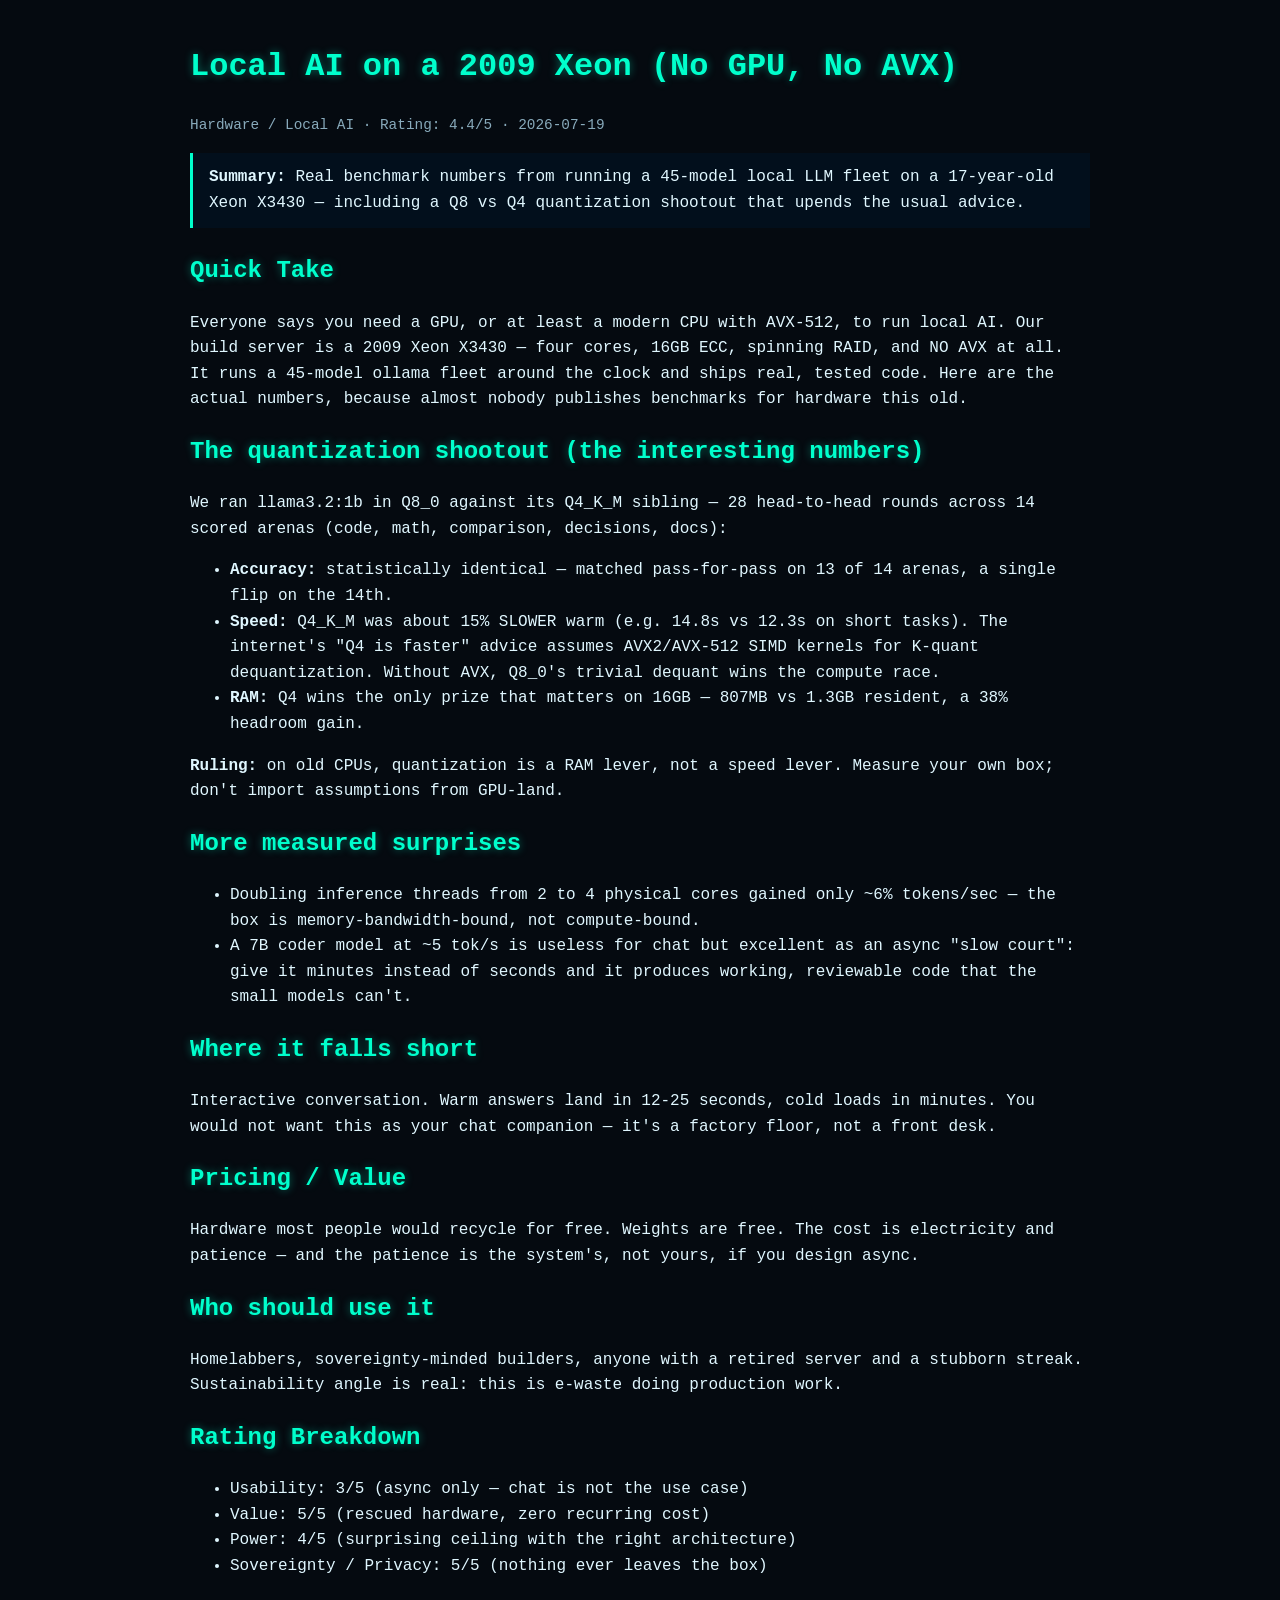
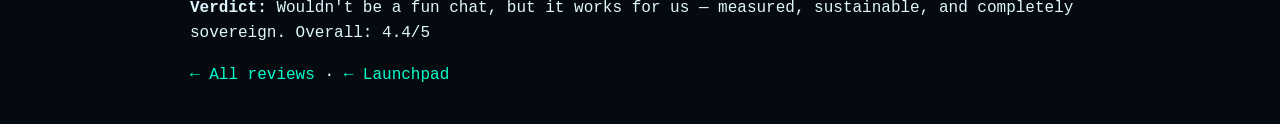
<file: reviews/old-cpu-local-ai.html>
<!DOCTYPE html>
<html lang="en">
<head>
    <meta charset="UTF-8">
    <meta name="viewport" content="width=device-width, initial-scale=1.0">
    <title>Local AI on a 2009 Xeon (No GPU, No AVX) Review — Aegis Foundry</title>
    <meta name="description" content="Real benchmark numbers from a 45-model local LLM fleet on a 17-year-old Xeon X3430 — including a Q8 vs Q4 quantization shootout that upends the usual advice.">
    <link rel="stylesheet" href="../style.css">
</head>
<body>
    <div class="container">
        <h1>Local AI on a 2009 Xeon (No GPU, No AVX)</h1>
        <p class="review-meta">Hardware / Local AI · Rating: 4.4/5 · 2026-07-19</p>
        <p class="review-summary"><strong>Summary:</strong> Real benchmark numbers from running a 45-model local LLM fleet on a 17-year-old Xeon X3430 — including a Q8 vs Q4 quantization shootout that upends the usual advice.</p>
        <div class="review-body">
            <h2>Quick Take</h2>
            <p>Everyone says you need a GPU, or at least a modern CPU with AVX-512, to run local AI. Our build server is a 2009 Xeon X3430 — four cores, 16GB ECC, spinning RAID, and NO AVX at all. It runs a 45-model ollama fleet around the clock and ships real, tested code. Here are the actual numbers, because almost nobody publishes benchmarks for hardware this old.</p>
            <h2>The quantization shootout (the interesting numbers)</h2>
            <p>We ran llama3.2:1b in Q8_0 against its Q4_K_M sibling — 28 head-to-head rounds across 14 scored arenas (code, math, comparison, decisions, docs):</p>
            <ul>
                <li><strong>Accuracy:</strong> statistically identical — matched pass-for-pass on 13 of 14 arenas, a single flip on the 14th.</li>
                <li><strong>Speed:</strong> Q4_K_M was about 15% SLOWER warm (e.g. 14.8s vs 12.3s on short tasks). The internet's "Q4 is faster" advice assumes AVX2/AVX-512 SIMD kernels for K-quant dequantization. Without AVX, Q8_0's trivial dequant wins the compute race.</li>
                <li><strong>RAM:</strong> Q4 wins the only prize that matters on 16GB — 807MB vs 1.3GB resident, a 38% headroom gain.</li>
            </ul>
            <p><strong>Ruling:</strong> on old CPUs, quantization is a RAM lever, not a speed lever. Measure your own box; don't import assumptions from GPU-land.</p>
            <h2>More measured surprises</h2>
            <ul>
                <li>Doubling inference threads from 2 to 4 physical cores gained only ~6% tokens/sec — the box is memory-bandwidth-bound, not compute-bound.</li>
                <li>A 7B coder model at ~5 tok/s is useless for chat but excellent as an async "slow court": give it minutes instead of seconds and it produces working, reviewable code that the small models can't.</li>
            </ul>
            <h2>Where it falls short</h2>
            <p>Interactive conversation. Warm answers land in 12-25 seconds, cold loads in minutes. You would not want this as your chat companion — it's a factory floor, not a front desk.</p>
            <h2>Pricing / Value</h2>
            <p>Hardware most people would recycle for free. Weights are free. The cost is electricity and patience — and the patience is the system's, not yours, if you design async.</p>
            <h2>Who should use it</h2>
            <p>Homelabbers, sovereignty-minded builders, anyone with a retired server and a stubborn streak. Sustainability angle is real: this is e-waste doing production work.</p>
            <h2>Rating Breakdown</h2>
            <ul>
                <li>Usability: 3/5 (async only — chat is not the use case)</li>
                <li>Value: 5/5 (rescued hardware, zero recurring cost)</li>
                <li>Power: 4/5 (surprising ceiling with the right architecture)</li>
                <li>Sovereignty / Privacy: 5/5 (nothing ever leaves the box)</li>
            </ul>
            <p><strong>Verdict:</strong> Wouldn't be a fun chat, but it works for us — measured, sustainable, and completely sovereign. Overall: 4.4/5</p>
        </div>
        <p><a href="index.html">← All reviews</a> · <a href="../index.html#reviews">← Launchpad</a></p>
    </div>
</body>
</html>
</file>
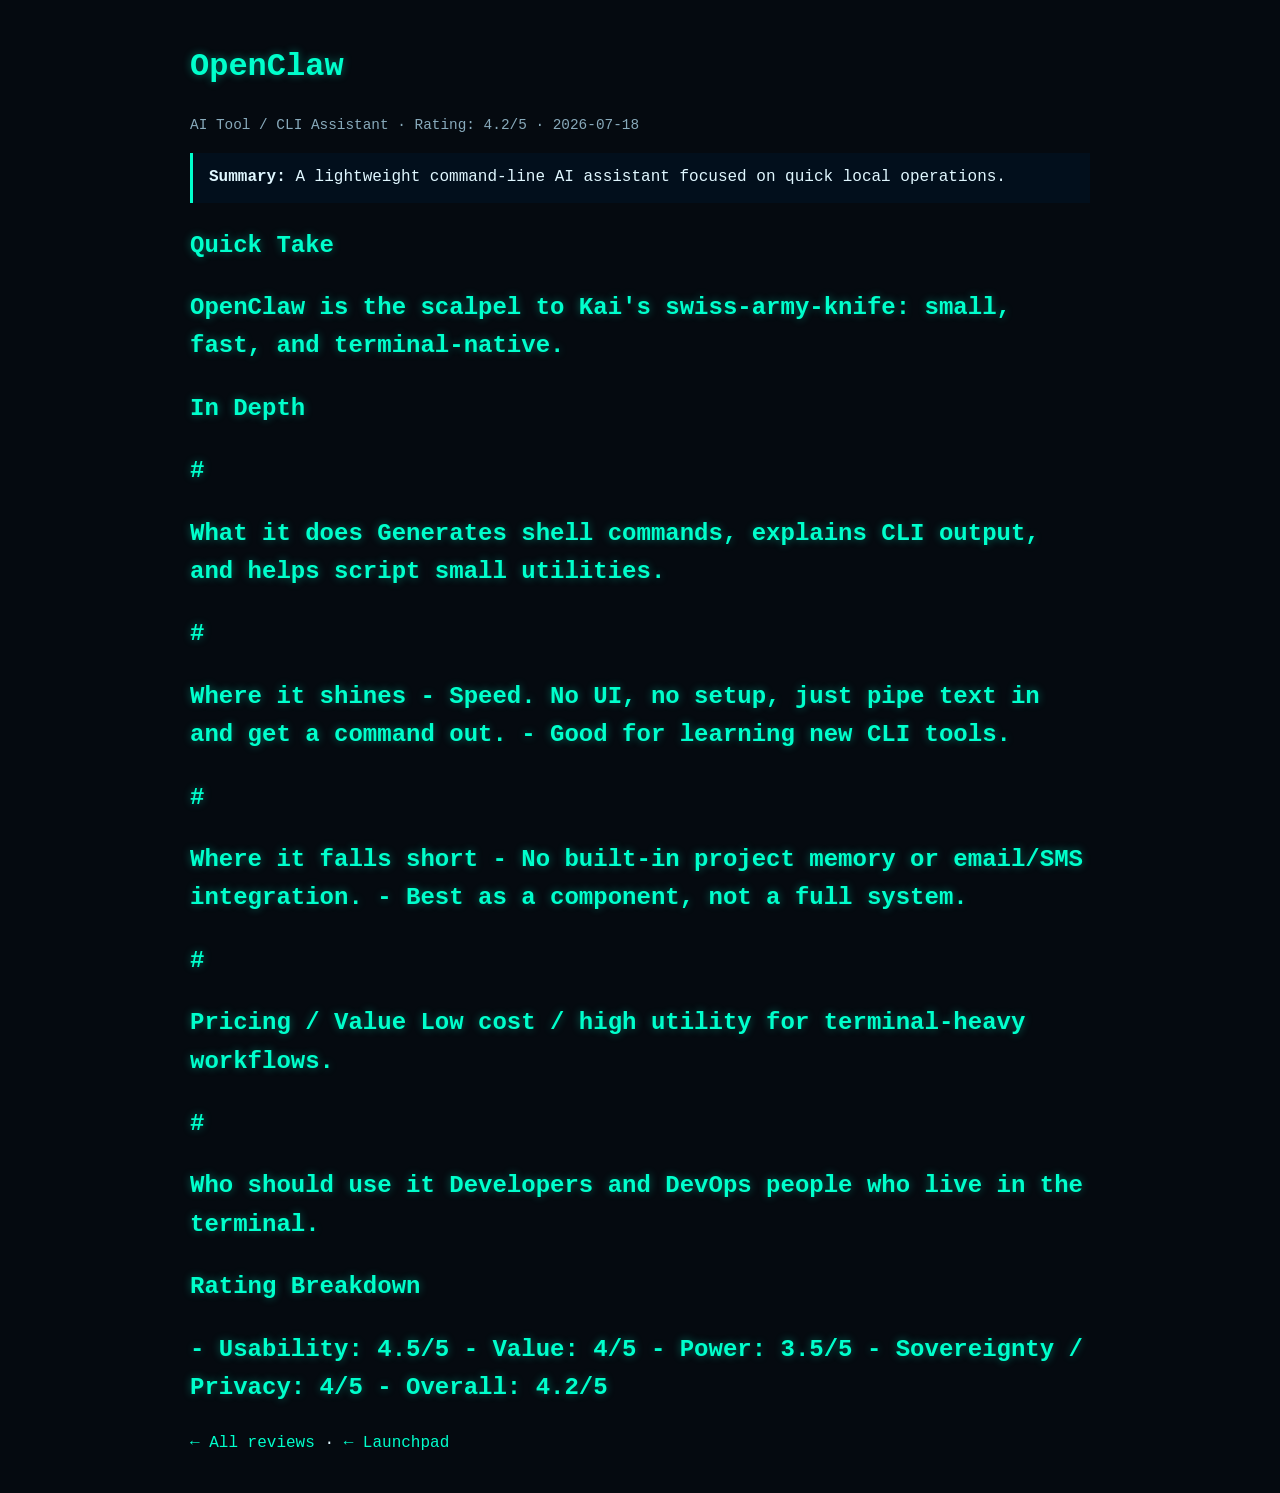
<file: reviews/openclaw.html>
<!DOCTYPE html>
<html lang="en">
<head>
    <meta charset="UTF-8">
    <meta name="viewport" content="width=device-width, initial-scale=1.0">
    <title>OpenClaw Review — Aegis Foundry</title>
    <link rel="stylesheet" href="../style.css">
</head>
<body>
    <div class="container">
        <h1>OpenClaw</h1>
        <p class="review-meta">AI Tool / CLI Assistant · Rating: 4.2/5 · 2026-07-18</p>
        <p class="review-summary"><strong>Summary:</strong> A lightweight command-line AI assistant focused on quick local operations.</p>
        <div class="review-body">
            </p><p><h2>Quick Take</p><p>OpenClaw is the scalpel to Kai's swiss-army-knife: small, fast, and terminal-native.</p><p><h2>In Depth</p><p>#<h2>What it does
Generates shell commands, explains CLI output, and helps script small utilities.</p><p>#<h2>Where it shines
- Speed. No UI, no setup, just pipe text in and get a command out.
- Good for learning new CLI tools.</p><p>#<h2>Where it falls short
- No built-in project memory or email/SMS integration.
- Best as a component, not a full system.</p><p>#<h2>Pricing / Value
Low cost / high utility for terminal-heavy workflows.</p><p>#<h2>Who should use it
Developers and DevOps people who live in the terminal.</p><p><h2>Rating Breakdown</p><p>- Usability: 4.5/5
- Value: 4/5
- Power: 3.5/5
- Sovereignty / Privacy: 4/5
- Overall: 4.2/5

        </div>
        <p><a href="index.html">← All reviews</a> · <a href="../index.html#reviews">← Launchpad</a></p>
    </div>
</body>
</html>
</file>
<file: style.css>
/* Minimal shared stylesheet for living-ascii-art sub-pages */
body {
    background: #050a10;
    color: #e0f7ff;
    font-family: 'Courier New', Courier, monospace;
    line-height: 1.6;
    margin: 0;
    padding: 20px;
}
.container {
    max-width: 900px;
    margin: 0 auto;
}
h1, h2, h3 {
    color: #00ffcc;
    text-shadow: 0 0 8px rgba(0, 255, 204, 0.4);
}
a {
    color: #00ffcc;
    text-decoration: none;
}
a:hover {
    text-decoration: underline;
}
.review-meta {
    color: #88aabb;
    font-size: 0.9em;
    margin-bottom: 1em;
}
.review-summary {
    background: rgba(0, 20, 40, 0.5);
    border-left: 3px solid #00ffcc;
    padding: 12px 16px;
    margin-bottom: 1.5em;
}
.review-list {
    list-style: none;
    padding: 0;
}
.review-list li {
    margin-bottom: 10px;
    padding: 10px;
    background: rgba(0, 20, 40, 0.4);
    border: 1px solid #004455;
    border-radius: 6px;
}
</file>
